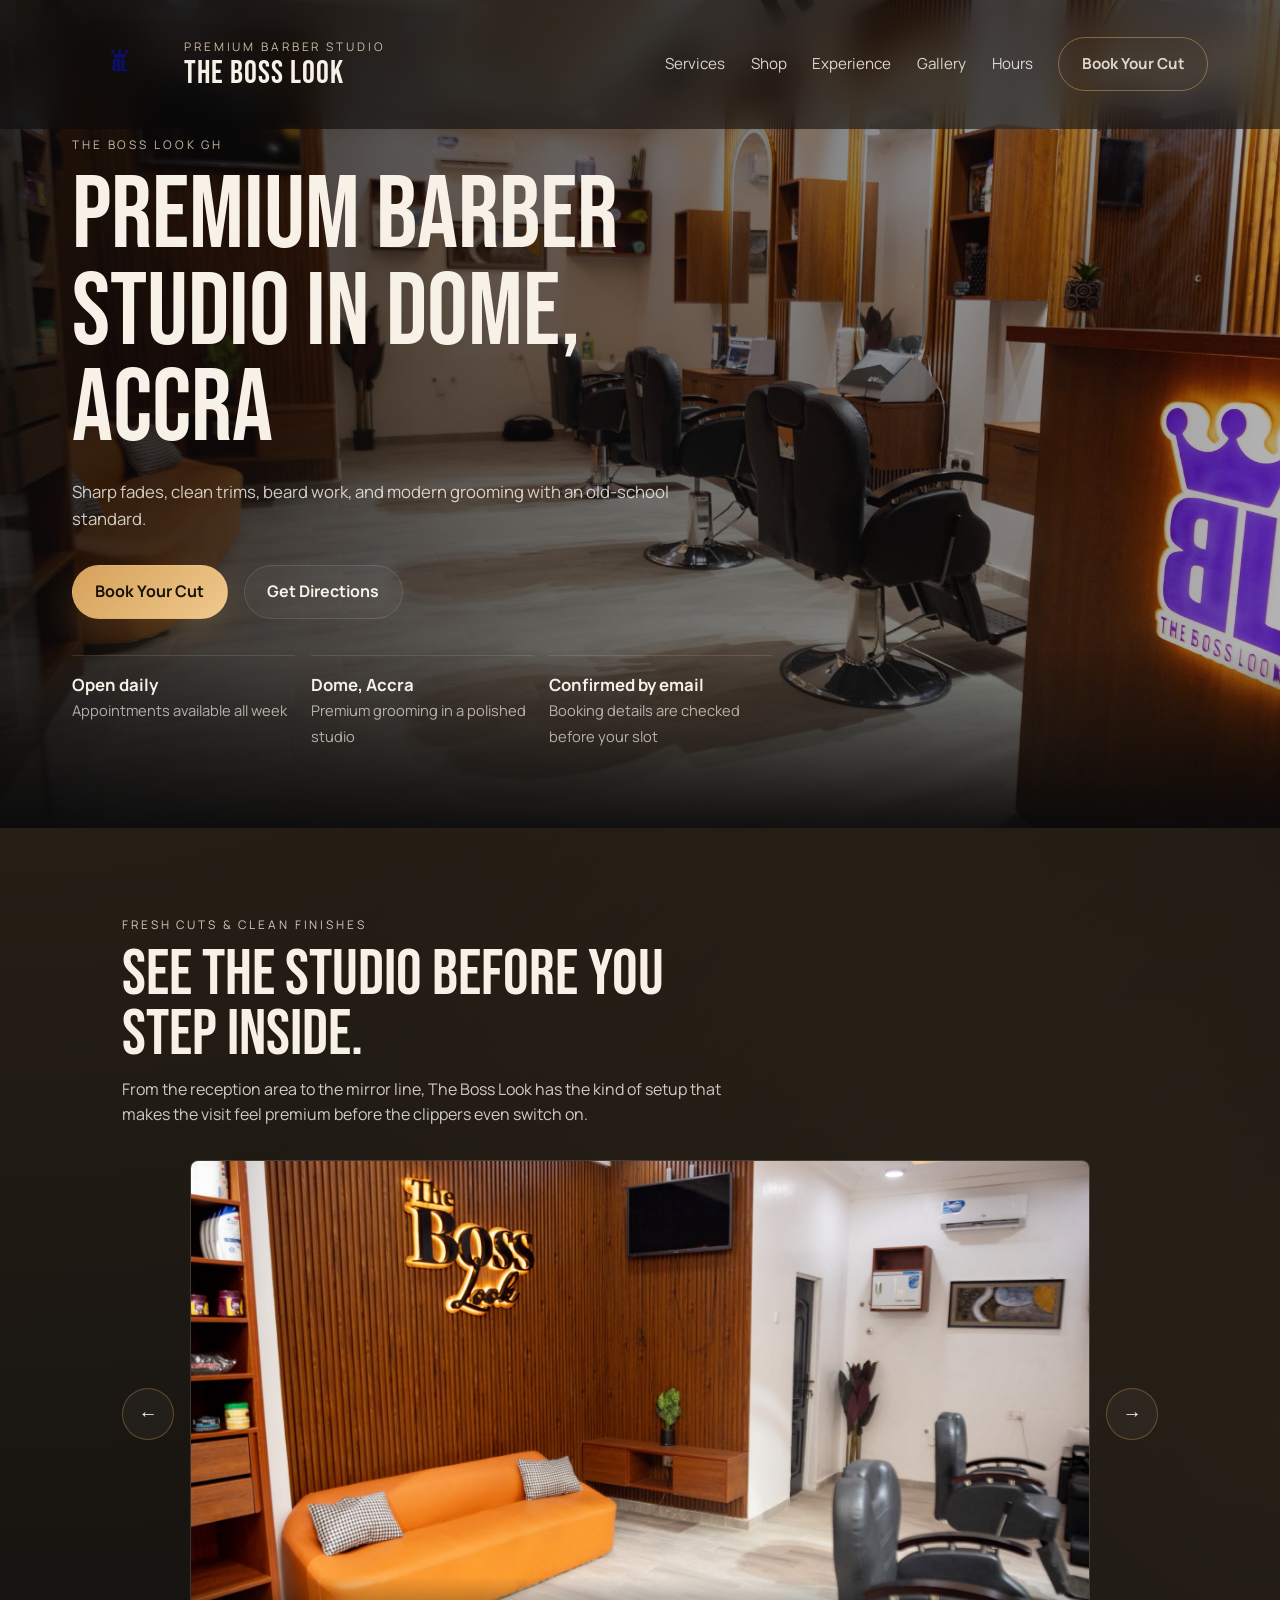
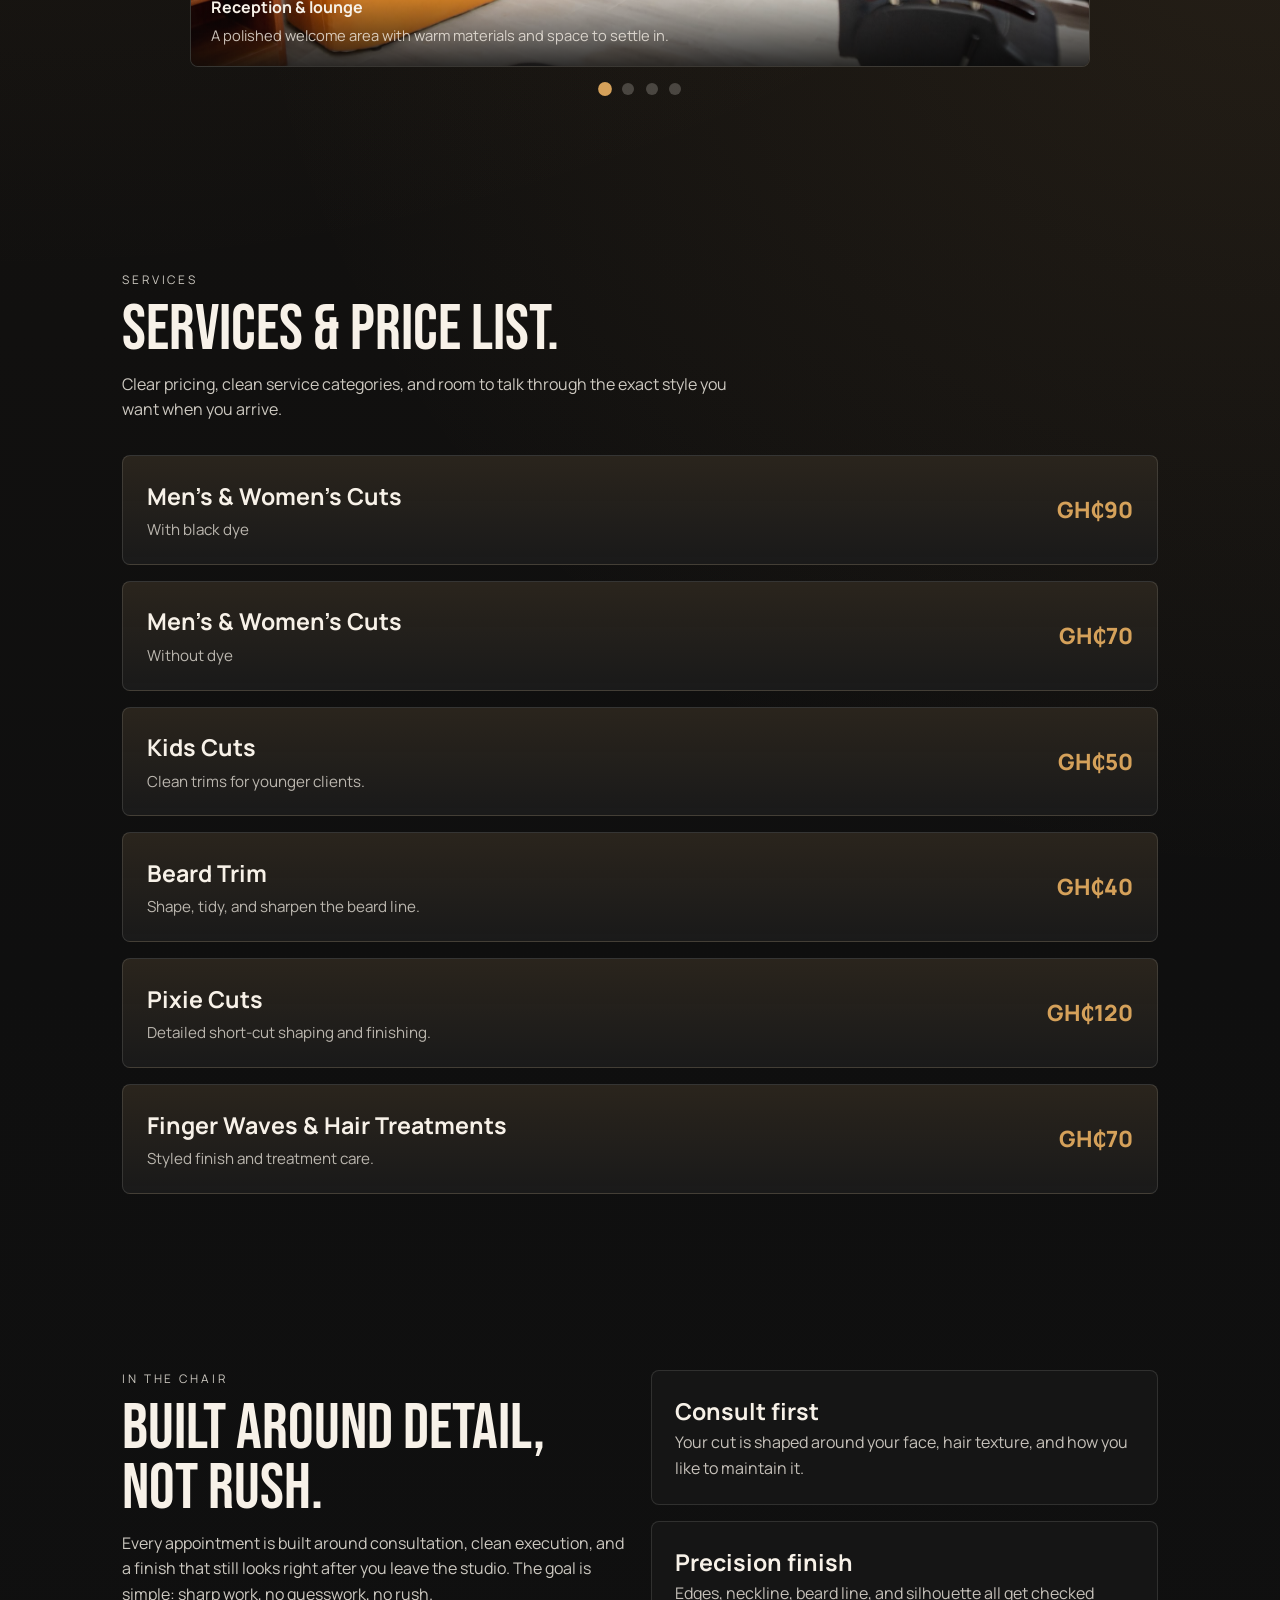
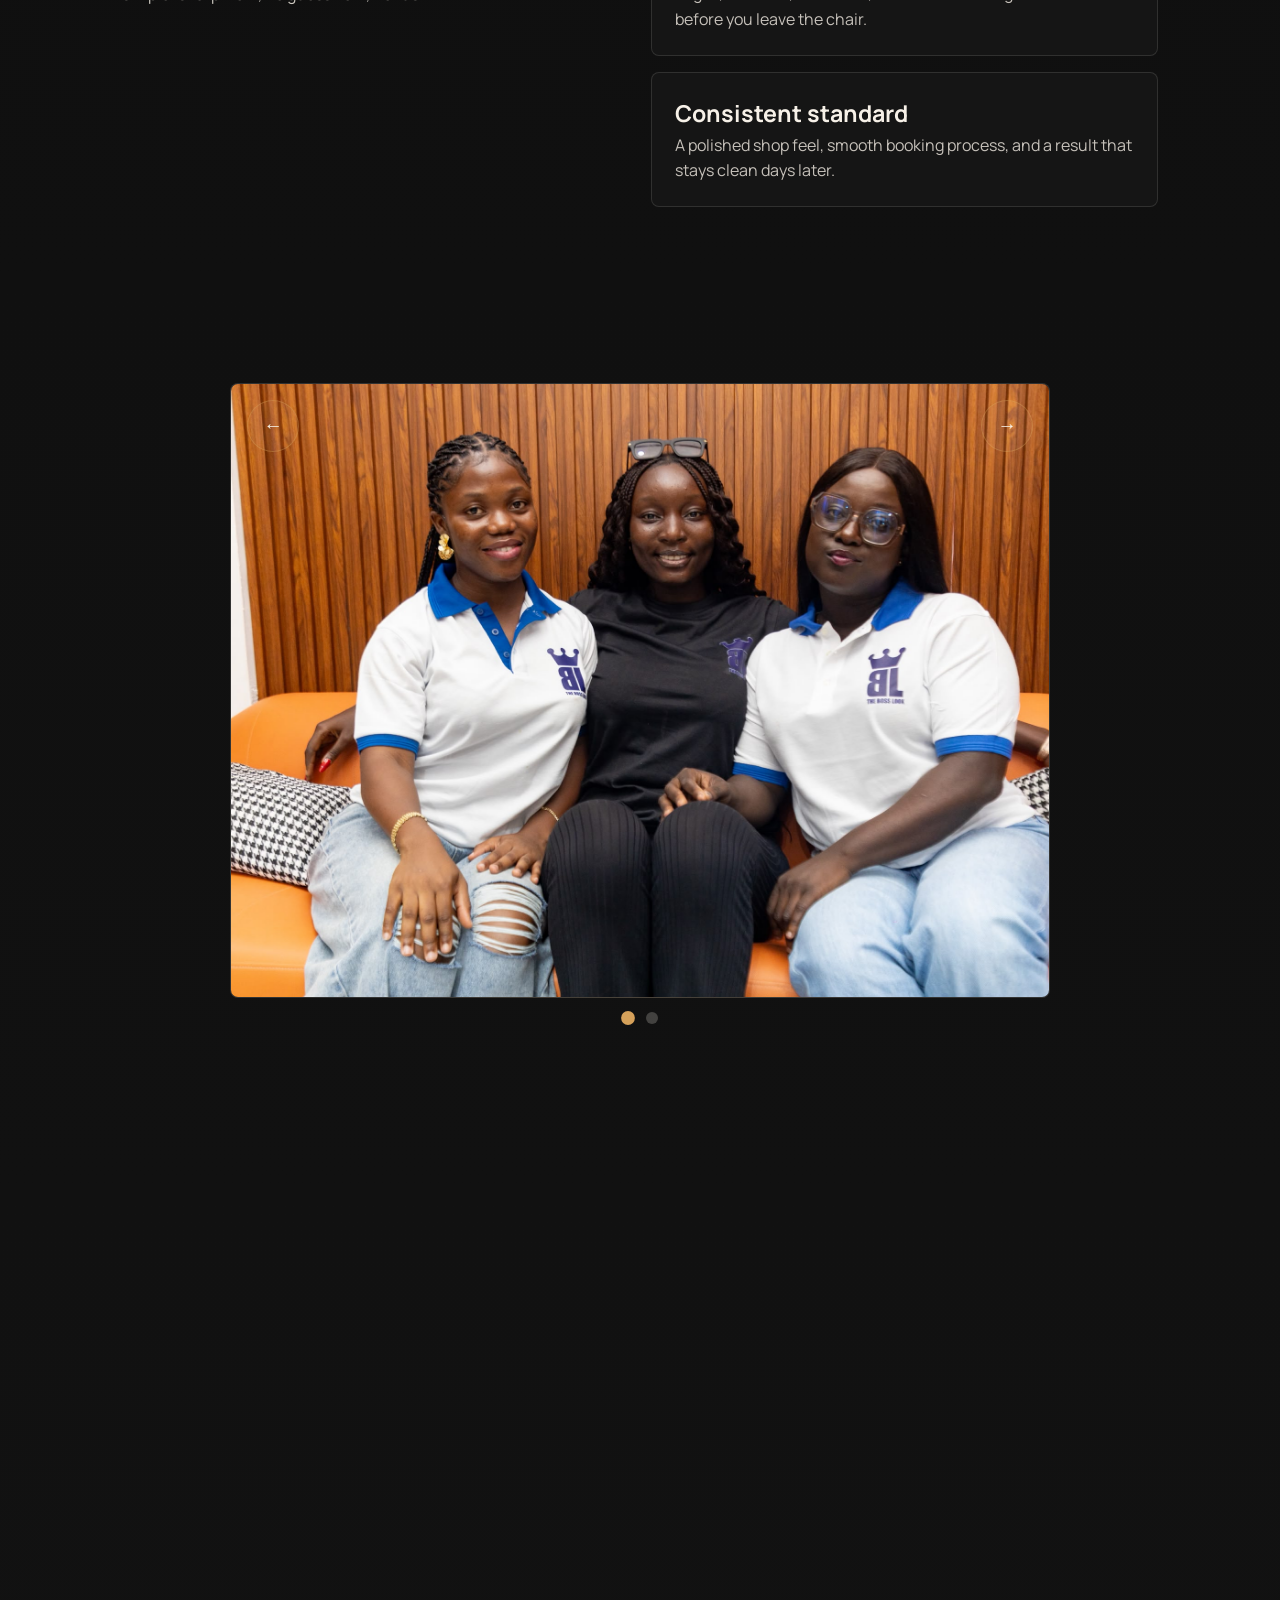
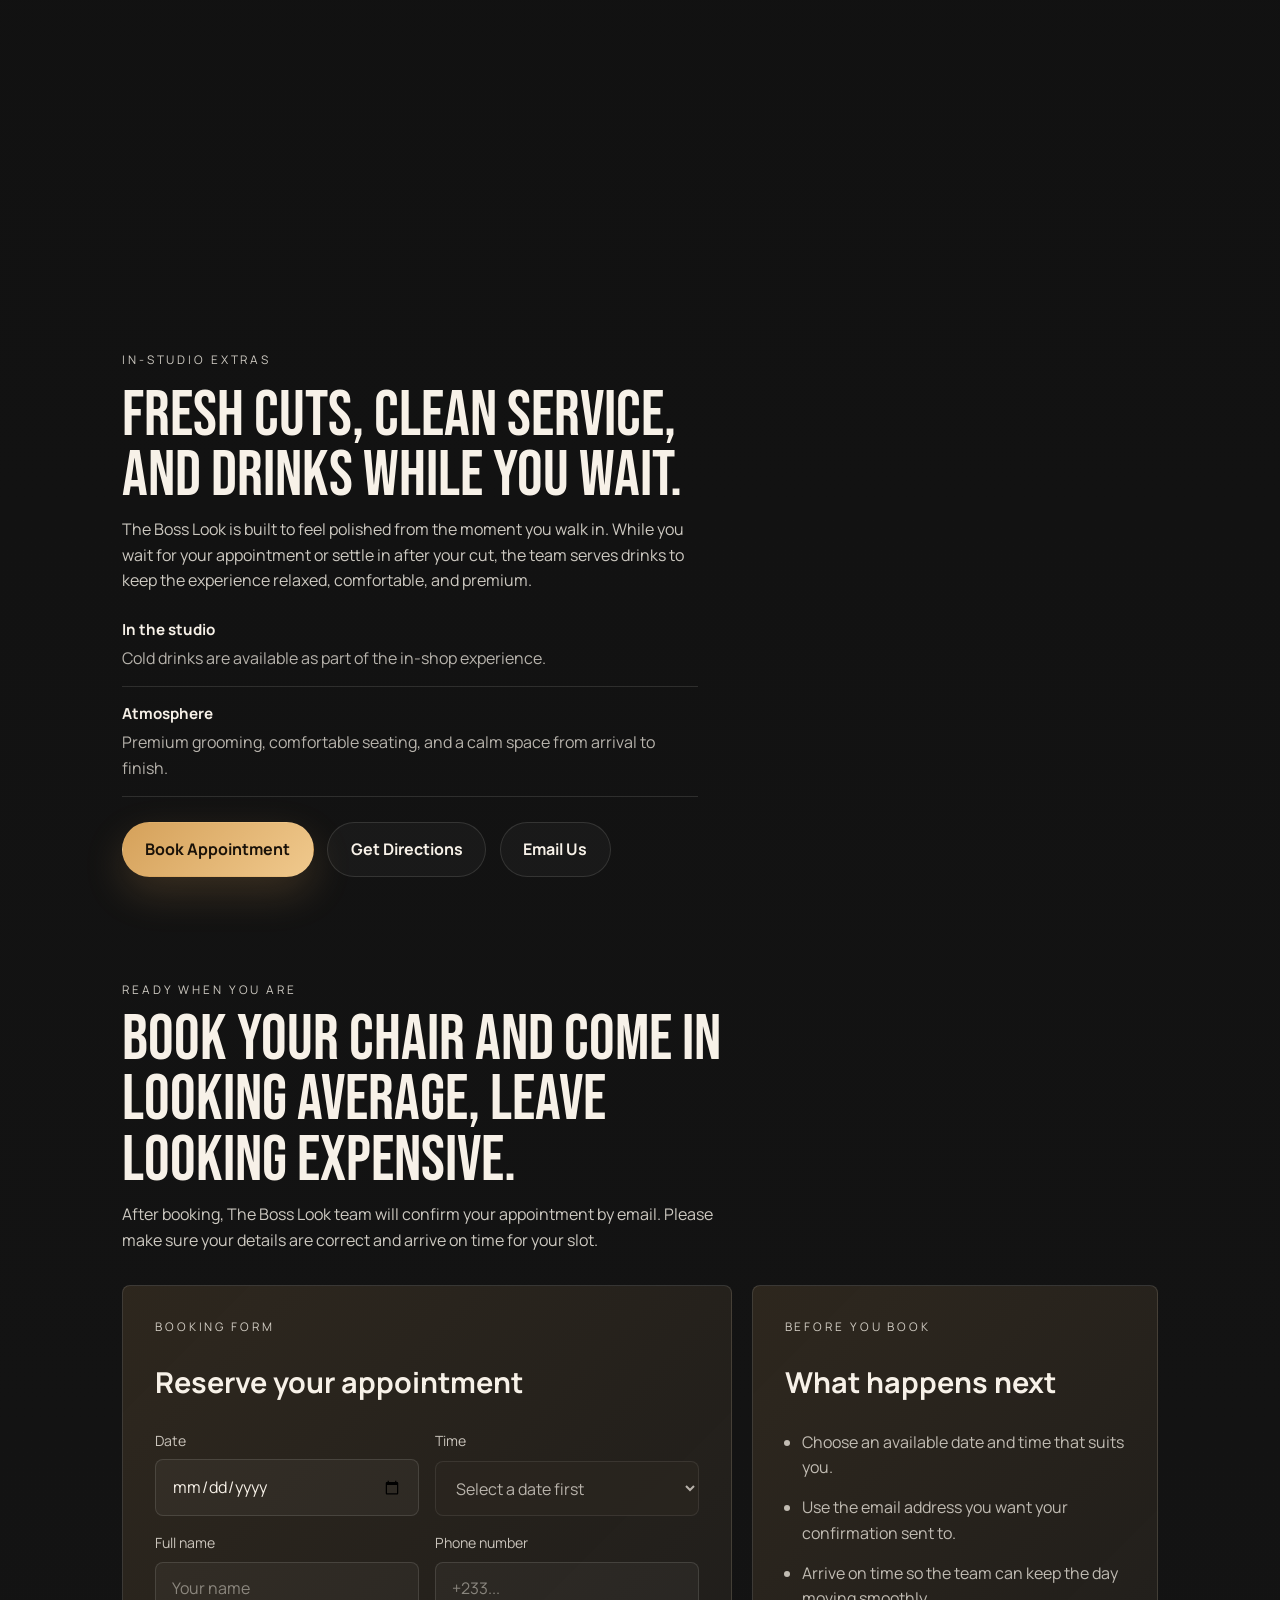
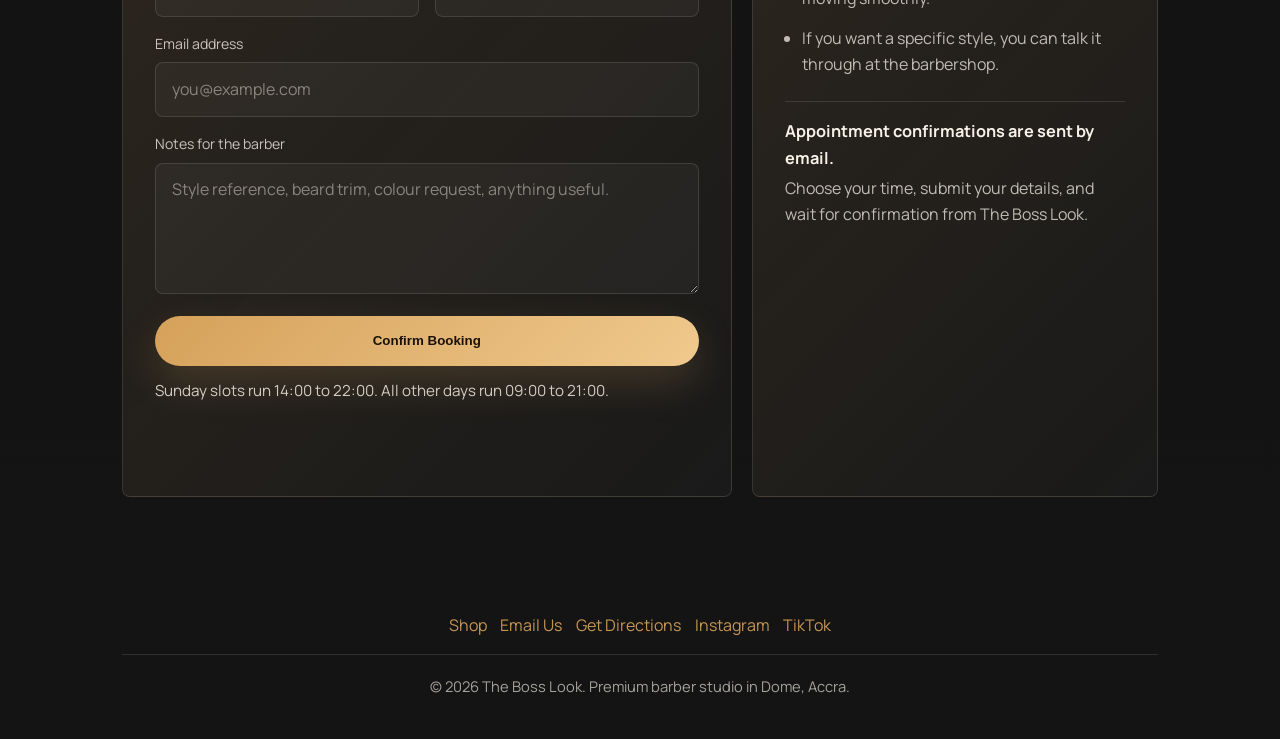
<file: index.html>
<!DOCTYPE html>
<html lang="en">
<head>
  <meta charset="UTF-8" />
  <meta name="viewport" content="width=device-width, initial-scale=1.0" />
  <title>The Boss Look | Premium Barber Studio in Dome, Accra</title>
  <meta
    name="description"
    content="Book a fresh cut at The Boss Look, a premium barber studio in Dome, Accra. Sharp fades, clean trims, beard grooming, dreadlocks, twists, and hair dye services."
  />
  <meta name="theme-color" content="#111111" />
  <meta property="og:title" content="The Boss Look | Premium Barber Studio in Dome, Accra" />
  <meta
    property="og:description"
    content="Book a fresh cut at The Boss Look, a premium barber studio in Dome, Accra. Sharp fades, clean trims, beard grooming, dreadlocks, twists, and hair dye services."
  />
  <meta property="og:type" content="website" />
  <meta property="og:url" content="https://thebosslookgh.com/" />
  <meta property="og:image" content="https://thebosslookgh.com/logo-cropped.png" />
  <meta name="twitter:card" content="summary_large_image" />
  <meta name="twitter:title" content="The Boss Look | Premium Barber Studio in Dome, Accra" />
  <meta
    name="twitter:description"
    content="Book a fresh cut at The Boss Look, a premium barber studio in Dome, Accra. Sharp fades, clean trims, beard grooming, dreadlocks, twists, and hair dye services."
  />
  <meta name="twitter:image" content="https://thebosslookgh.com/logo-cropped.png" />
  <link rel="icon" type="image/png" href="logo-cropped.png" />
  <link rel="apple-touch-icon" href="logo-cropped.png" />
  <link rel="canonical" href="https://thebosslookgh.com/" />
  <link rel="preconnect" href="https://fonts.googleapis.com" />
  <link rel="preconnect" href="https://fonts.gstatic.com" crossorigin />
  <link
    href="https://fonts.googleapis.com/css2?family=Bebas+Neue&family=Manrope:wght@400;500;600;700;800&display=swap"
    rel="stylesheet"
  />
  <link rel="stylesheet" href="styles.css" />
</head>
<body>
  <header class="navbar">
    <a class="brand" href="#home" aria-label="The Boss Look home">
      <img src="logo.png.png" alt="The Boss Look logo" />
      <div class="brand-text">
        <span class="brand-kicker">Premium Barber Studio</span>
        <span class="brand-name">The Boss Look</span>
      </div>
    </a>

    <button
      class="nav-toggle"
      type="button"
      aria-expanded="false"
      aria-controls="primary-nav"
      aria-label="Open navigation menu"
    >
      <span class="nav-toggle-label">Menu</span>
    </button>

    <nav class="nav-links" id="primary-nav" aria-label="Primary navigation">
      <a href="#services">Services</a>
      <a href="shop.html">Shop</a>
      <a href="#experience">Experience</a>
      <a href="#gallery">Gallery</a>
      <a href="#hours">Hours</a>
      <a href="#book" class="nav-btn">Book Your Cut</a>
    </nav>
  </header>

  <main>
    <section class="hero" id="home">
      <div class="hero-backdrop"></div>
      <div class="hero-grid">
        <div class="hero-copy">
          <p class="eyebrow">The Boss Look GH</p>
          <h1>Premium Barber Studio in Dome, Accra</h1>
          <p class="hero-text">Sharp fades, clean trims, beard work, and modern grooming with an old-school standard.</p>

          <div class="hero-actions">
            <a href="#book" class="btn btn-solid">Book Your Cut</a>
            <a href="https://maps.app.goo.gl/9d3j5H4pMuAw9FUg9?g_st=iw" class="btn btn-ghost" target="_blank" rel="noreferrer">Get Directions</a>
          </div>

          <div class="hero-stats" aria-label="Shop highlights">
            <div>
              <strong>Open daily</strong>
              <span>Appointments available all week</span>
            </div>
            <div>
              <strong>Dome, Accra</strong>
              <span>Premium grooming in a polished studio</span>
            </div>
            <div>
              <strong>Confirmed by email</strong>
              <span>Booking details are checked before your slot</span>
            </div>
          </div>
        </div>
      </div>
    </section>

    <section class="section gallery" id="gallery">
      <div class="section-heading">
        <p class="eyebrow">Fresh Cuts &amp; Clean Finishes</p>
        <h2>See the studio before you step inside.</h2>
        <p>
          From the reception area to the mirror line, The Boss Look has the kind of setup that makes
          the visit feel premium before the clippers even switch on.
        </p>
      </div>

      <div class="gallery-carousel" data-carousel data-autoplay="true" data-interval="5000" aria-label="The Boss Look photo gallery" tabindex="0">
        <div class="gallery-shell">
          <button class="gallery-button" type="button" data-carousel-action="prev" aria-label="Previous gallery image">
            &#8592;
          </button>

          <div class="gallery-viewport">
            <div class="gallery-track" data-carousel-track>
              <figure class="gallery-slide" data-carousel-slide>
                <img src="images/shop-wide-1.jpeg" alt="Wide view of The Boss Look interior and reception area" loading="lazy" />
                <figcaption>
                  <strong>Reception &amp; lounge</strong>
                  <span>A polished welcome area with warm materials and space to settle in.</span>
                </figcaption>
              </figure>

              <figure class="gallery-slide" data-carousel-slide>
                <img src="images/boss-look-sign.jpeg" alt="Illuminated The Boss Look wall sign" loading="lazy" />
                <figcaption>
                  <strong>Signature wall detail</strong>
                  <span>The brand identity carries straight through the interior.</span>
                </figcaption>
              </figure>

              <figure class="gallery-slide" data-carousel-slide>
                <img src="images/bl-logo-wall.png" alt="Illuminated BL logo on the shop wall" loading="lazy" />
                <figcaption>
                  <strong>BL logo feature</strong>
                  <span>A clean visual mark that gives the shop a premium, memorable finish.</span>
                </figcaption>
              </figure>

              <figure class="gallery-slide" data-carousel-slide>
                <img src="images/shop-wide-2.png" alt="Barber chairs and mirrors inside The Boss Look studio" loading="lazy" />
                <figcaption>
                  <strong>Mirror line &amp; stations</strong>
                  <span>Bright mirrors, sharp stations, and room built for a proper grooming experience.</span>
                </figcaption>
              </figure>
            </div>
          </div>

          <button class="gallery-button" type="button" data-carousel-action="next" aria-label="Next gallery image">
            &#8594;
          </button>
        </div>

        <div class="gallery-dots" role="tablist" aria-label="Choose gallery image">
          <button class="gallery-dot is-active" type="button" data-carousel-dot="0" aria-label="Show reception and lounge image"></button>
          <button class="gallery-dot" type="button" data-carousel-dot="1" aria-label="Show signature wall detail image"></button>
          <button class="gallery-dot" type="button" data-carousel-dot="2" aria-label="Show BL logo feature image"></button>
          <button class="gallery-dot" type="button" data-carousel-dot="3" aria-label="Show mirror line and stations image"></button>
        </div>
      </div>
    </section>

    <section class="section services" id="services">
      <div class="section-heading">
        <p class="eyebrow">Services</p>
        <h2>Services &amp; Price List.</h2>
        <p>Clear pricing, clean service categories, and room to talk through the exact style you want when you arrive.</p>
      </div>

      <div class="price-list" aria-label="Current service prices">
        <article class="price-item">
          <div class="price-copy">
            <h3>Men's &amp; Women's Cuts</h3>
            <p>With black dye</p>
          </div>
          <strong class="price-tag">GH&#8373;90</strong>
        </article>

        <article class="price-item">
          <div class="price-copy">
            <h3>Men's &amp; Women's Cuts</h3>
            <p>Without dye</p>
          </div>
          <strong class="price-tag">GH&#8373;70</strong>
        </article>

        <article class="price-item">
          <div class="price-copy">
            <h3>Kids Cuts</h3>
            <p>Clean trims for younger clients.</p>
          </div>
          <strong class="price-tag">GH&#8373;50</strong>
        </article>

        <article class="price-item">
          <div class="price-copy">
            <h3>Beard Trim</h3>
            <p>Shape, tidy, and sharpen the beard line.</p>
          </div>
          <strong class="price-tag">GH&#8373;40</strong>
        </article>

        <article class="price-item">
          <div class="price-copy">
            <h3>Pixie Cuts</h3>
            <p>Detailed short-cut shaping and finishing.</p>
          </div>
          <strong class="price-tag">GH&#8373;120</strong>
        </article>

        <article class="price-item">
          <div class="price-copy">
            <h3>Finger Waves &amp; Hair Treatments</h3>
            <p>Styled finish and treatment care.</p>
          </div>
          <strong class="price-tag">GH&#8373;70</strong>
        </article>
      </div>
    </section>

    <section class="section experience" id="experience">
      <div class="experience-grid">
        <div class="experience-copy">
          <p class="eyebrow">In the chair</p>
          <h2>Built around detail, not rush.</h2>
          <p>
            Every appointment is built around consultation, clean execution, and a finish that still
            looks right after you leave the studio. The goal is simple: sharp work, no guesswork, no rush.
          </p>
        </div>

        <div class="experience-list">
          <article>
            <h3>Consult first</h3>
            <p>Your cut is shaped around your face, hair texture, and how you like to maintain it.</p>
          </article>
          <article>
            <h3>Precision finish</h3>
            <p>Edges, neckline, beard line, and silhouette all get checked before you leave the chair.</p>
          </article>
          <article>
            <h3>Consistent standard</h3>
            <p>A polished shop feel, smooth booking process, and a result that stays clean days later.</p>
          </article>
        </div>
      </div>
    </section>

    <section class="section team" id="team">
      <div class="team-grid">
        <div class="team-media-carousel" data-carousel data-autoplay="false" aria-label="The Boss Look team photos" tabindex="0">
          <div class="team-media-frame">
            <div class="team-media-track" data-carousel-track>
              <figure class="team-slide is-active" data-carousel-slide>
                <img src="images/team-photo.jpeg" alt="Three members of The Boss Look team seated together in the shop" loading="lazy" />
              </figure>

              <figure class="team-slide" data-carousel-slide>
                <img src="images/team-photo-group.png" alt="The Boss Look team gathered together under the wall sign" loading="lazy" />
              </figure>
            </div>

            <button class="team-carousel-button team-carousel-button-prev" type="button" data-carousel-action="prev" aria-label="Previous team photo">
              &#8592;
            </button>
            <button class="team-carousel-button team-carousel-button-next" type="button" data-carousel-action="next" aria-label="Next team photo">
              &#8594;
            </button>
          </div>

          <div class="team-dots" role="tablist" aria-label="Choose team photo">
            <button class="team-dot is-active" type="button" data-carousel-dot="0" aria-label="Show first team photo"></button>
            <button class="team-dot" type="button" data-carousel-dot="1" aria-label="Show second team photo"></button>
          </div>
        </div>
      </div>
    </section>

    <section class="section schedule" id="hours">
      <div class="section-heading">
        <p class="eyebrow">Hours, contact &amp; location</p>
        <h2>Visit The Boss Look in Dome.</h2>
      </div>

      <div class="schedule-grid">
        <div class="hours-card">
          <p class="card-kicker">Open daily</p>
          <div><span>Mon</span><strong>09:00 - 21:00</strong></div>
          <div><span>Tue</span><strong>09:00 - 21:00</strong></div>
          <div><span>Wed</span><strong>09:00 - 21:00</strong></div>
          <div><span>Thu</span><strong>09:00 - 21:00</strong></div>
          <div><span>Fri</span><strong>09:00 - 21:00</strong></div>
          <div><span>Sat</span><strong>09:00 - 21:00</strong></div>
          <div><span>Sun</span><strong>14:00 - 22:00</strong></div>
        </div>

        <div class="contact-card visit-card">
          <p>Walk-ins may be available, but booking ahead gives the team a better chance to confirm your preferred time.</p>
          <strong>The Boss Look, Dome Pillar 2, Palm Avenue, Accra, Ghana</strong>
          <span class="visit-landmark">Landmark: about 500m from Home Decor.</span>
          <div class="contact-email-block">
            <span class="contact-email-label">Email</span>
            <a class="contact-email-link" href="mailto:thebosslookbarbers@gmail.com">thebosslookbarbers@gmail.com</a>
          </div>

          <div class="contact-actions">
            <a class="btn btn-solid" href="mailto:thebosslookbarbers@gmail.com">Email Us</a>
            <a class="btn btn-ghost" href="https://maps.app.goo.gl/9d3j5H4pMuAw9FUg9?g_st=iw" target="_blank" rel="noreferrer">Get Directions</a>
            <a class="btn btn-ghost" href="https://www.instagram.com/the_boss_look/" target="_blank" rel="noreferrer">Instagram</a>
            <a class="btn btn-ghost" href="https://www.tiktok.com/@the_boss_look" target="_blank" rel="noreferrer">TikTok</a>
          </div>
        </div>
      </div>
    </section>

    <section class="section opening" id="opening">
      <div class="opening-grid">
        <div class="opening-copy">
          <p class="eyebrow">In-studio extras</p>
          <h2>Fresh cuts, clean service, and drinks while you wait.</h2>
          <p>
            The Boss Look is built to feel polished from the moment you walk in. While you wait
            for your appointment or settle in after your cut, the team serves drinks to keep the
            experience relaxed, comfortable, and premium.
          </p>

          <div class="opening-meta">
            <div>
              <strong>In the studio</strong>
              <span>Cold drinks are available as part of the in-shop experience.</span>
            </div>
            <div>
              <strong>Atmosphere</strong>
              <span>Premium grooming, comfortable seating, and a calm space from arrival to finish.</span>
            </div>
          </div>

          <div class="section-actions">
            <a href="#book" class="btn btn-solid">Book Appointment</a>
            <a href="https://maps.app.goo.gl/9d3j5H4pMuAw9FUg9?g_st=iw" class="btn btn-ghost" target="_blank" rel="noreferrer">Get Directions</a>
            <a href="mailto:thebosslookbarbers@gmail.com" class="btn btn-ghost">Email Us</a>
          </div>
        </div>

      </div>
    </section>

    <section class="section booking" id="book">
      <div class="section-heading booking-heading">
        <p class="eyebrow">Ready when you are</p>
        <h2>Book your chair and come in looking average, leave looking expensive.</h2>
        <p>
          After booking, The Boss Look team will confirm your appointment by email. Please make sure your details are correct and arrive on time for your slot.
        </p>
      </div>

      <div class="booking-layout">
        <section class="booking-card booking-form-card" aria-labelledby="booking-form-title">
          <div>
            <p class="eyebrow">Booking form</p>
            <h3 id="booking-form-title">Reserve your appointment</h3>
          </div>

          <form class="booking-form" id="booking-form">
            <div class="booking-form-grid">
              <label>
                <span>Date</span>
                <input id="booking-date" name="bookingDate" type="date" required />
              </label>
              <label>
                <span>Time</span>
                <select id="booking-time" name="bookingTime" required disabled>
                  <option value="">Select a date first</option>
                </select>
              </label>
            </div>

            <div class="booking-form-grid">
              <label>
                <span>Full name</span>
                <input id="customer-name" name="customerName" type="text" placeholder="Your name" required />
              </label>
              <label>
                <span>Phone number</span>
                <input id="customer-phone" name="customerPhone" type="tel" placeholder="+233..." required />
              </label>
            </div>

            <label>
              <span>Email address</span>
              <input id="customer-email" name="customerEmail" type="email" placeholder="you@example.com" required />
            </label>

            <label>
              <span>Notes for the barber</span>
              <textarea id="booking-notes" name="bookingNotes" rows="4" placeholder="Style reference, beard trim, colour request, anything useful."></textarea>
            </label>

            <div class="booking-submit-row">
              <button class="btn btn-solid booking-submit" id="booking-submit" type="submit">Confirm Booking</button>
              <p class="booking-helper">Sunday slots run 14:00 to 22:00. All other days run 09:00 to 21:00.</p>
            </div>

            <p class="booking-feedback" id="booking-feedback" aria-live="polite"></p>
          </form>
        </section>

        <aside class="booking-card booking-side-card">
          <div>
            <p class="eyebrow">Before you book</p>
            <h3>What happens next</h3>
          </div>

          <ul class="booking-rules">
            <li>Choose an available date and time that suits you.</li>
            <li>Use the email address you want your confirmation sent to.</li>
            <li>Arrive on time so the team can keep the day moving smoothly.</li>
            <li>If you want a specific style, you can talk it through at the barbershop.</li>
          </ul>

          <div class="booking-summary" id="booking-summary">
            <strong>Appointment confirmations are sent by email.</strong>
            <span>If you have any issue booking online, email thebosslookbarbers@gmail.com and the team can help.</span>
          </div>
        </aside>
      </div>
    </section>
  </main>

  <footer class="footer">
    <div class="footer-links">
      <a href="shop.html">Shop</a>
      <a href="mailto:thebosslookbarbers@gmail.com">Email Us</a>
      <a href="https://maps.app.goo.gl/9d3j5H4pMuAw9FUg9?g_st=iw" target="_blank" rel="noreferrer">Get Directions</a>
      <a href="https://www.instagram.com/the_boss_look/" target="_blank" rel="noreferrer">Instagram</a>
      <a href="https://www.tiktok.com/@the_boss_look" target="_blank" rel="noreferrer">TikTok</a>
    </div>
    <p>&copy; 2026 The Boss Look. Premium barber studio in Dome, Accra.</p>
  </footer>

  <script>
    const nav = document.querySelector(".navbar");
    const navToggle = document.querySelector(".nav-toggle");
    const navLinks = document.querySelector(".nav-links");

    function setMobileMenu(open) {
      if (!nav || !navToggle) {
        return;
      }

      nav.classList.toggle("menu-open", open);
      navToggle.setAttribute("aria-expanded", open ? "true" : "false");
      navToggle.setAttribute("aria-label", open ? "Close navigation menu" : "Open navigation menu");
    }

    if (navToggle && navLinks) {
      navToggle.addEventListener("click", function () {
        setMobileMenu(!nav.classList.contains("menu-open"));
      });

      navLinks.querySelectorAll("a").forEach(function (link) {
        link.addEventListener("click", function () {
          setMobileMenu(false);
        });
      });

      window.addEventListener("resize", function () {
        if (window.innerWidth > 980) {
          setMobileMenu(false);
        }
      });
    }

    window.addEventListener("scroll", function () {
      nav.classList.toggle("scrolled", window.scrollY > 40);
    });

    const prefersReducedMotion = window.matchMedia("(prefers-reduced-motion: reduce)").matches;

    document.querySelectorAll("[data-carousel]").forEach(function (carouselRoot) {
      const carouselTrack = carouselRoot.querySelector("[data-carousel-track]");
      const carouselSlides = Array.from(carouselRoot.querySelectorAll("[data-carousel-slide]"));
      const carouselDots = Array.from(carouselRoot.querySelectorAll("[data-carousel-dot]"));
      const carouselButtons = Array.from(carouselRoot.querySelectorAll("[data-carousel-action]"));
      const shouldAutoplay = carouselRoot.dataset.autoplay === "true";
      const interval = Number(carouselRoot.dataset.interval || 5000);
      let carouselIndex = 0;
      let carouselTimer = null;
      let touchStartX = 0;
      let touchEndX = 0;

      if (!carouselTrack || carouselSlides.length <= 1) {
        return;
      }

      function renderCarousel(nextIndex) {
        carouselIndex = (nextIndex + carouselSlides.length) % carouselSlides.length;
        carouselTrack.style.transform = "translateX(-" + carouselIndex * 100 + "%)";

        carouselSlides.forEach(function (slide, index) {
          slide.classList.toggle("is-active", index === carouselIndex);
          slide.setAttribute("aria-hidden", index === carouselIndex ? "false" : "true");
        });

        carouselDots.forEach(function (dot, index) {
          const isActive = index === carouselIndex;
          dot.classList.toggle("is-active", isActive);
          dot.setAttribute("aria-selected", isActive ? "true" : "false");
        });
      }

      function startAutoplay() {
        if (!shouldAutoplay) {
          return;
        }

        stopAutoplay();
        carouselTimer = window.setInterval(function () {
          renderCarousel(carouselIndex + 1);
        }, interval);
      }

      function stopAutoplay() {
        if (carouselTimer) {
          window.clearInterval(carouselTimer);
          carouselTimer = null;
        }
      }

      carouselButtons.forEach(function (button) {
        button.addEventListener("click", function () {
          const direction = button.dataset.carouselAction === "next" ? 1 : -1;
          renderCarousel(carouselIndex + direction);
          startAutoplay();
        });
      });

      carouselDots.forEach(function (dot, index) {
        dot.addEventListener("click", function () {
          renderCarousel(index);
          startAutoplay();
        });
      });

      carouselRoot.addEventListener("keydown", function (event) {
        if (event.key === "ArrowRight") {
          renderCarousel(carouselIndex + 1);
          startAutoplay();
        }

        if (event.key === "ArrowLeft") {
          renderCarousel(carouselIndex - 1);
          startAutoplay();
        }
      });

      carouselRoot.addEventListener("touchstart", function (event) {
        touchStartX = event.changedTouches[0].clientX;
      }, { passive: true });

      carouselRoot.addEventListener("touchend", function (event) {
        touchEndX = event.changedTouches[0].clientX;

        if (Math.abs(touchEndX - touchStartX) < 40) {
          return;
        }

        renderCarousel(carouselIndex + (touchEndX < touchStartX ? 1 : -1));
        startAutoplay();
      }, { passive: true });

      carouselRoot.addEventListener("mouseenter", stopAutoplay);
      carouselRoot.addEventListener("mouseleave", startAutoplay);
      carouselRoot.addEventListener("focusin", stopAutoplay);
      carouselRoot.addEventListener("focusout", startAutoplay);

      renderCarousel(0);
      if (!prefersReducedMotion) {
        startAutoplay();
      }
    });

    const revealTargets = Array.from(
      document.querySelectorAll(
        ".section-heading, .gallery-carousel, .price-item, .experience-copy, .experience-list article, .team-media-carousel, .hours-card, .contact-card, .opening-copy, .booking-card"
      )
    );

    revealTargets.forEach(function (item, index) {
      item.classList.add("reveal");
      item.style.setProperty("--reveal-delay", (index % 3) * 90 + "ms");
    });

    if (prefersReducedMotion) {
      revealTargets.forEach(function (item) {
        item.classList.add("is-visible");
      });
    } else if ("IntersectionObserver" in window) {
      const revealObserver = new IntersectionObserver(
        function (entries, observer) {
          entries.forEach(function (entry) {
            if (!entry.isIntersecting) {
              return;
            }

            entry.target.classList.add("is-visible");
            observer.unobserve(entry.target);
          });
        },
        { threshold: 0.16, rootMargin: "0px 0px -60px 0px" }
      );

      revealTargets.forEach(function (item) {
        revealObserver.observe(item);
      });
    } else {
      revealTargets.forEach(function (item) {
        item.classList.add("is-visible");
      });
    }

    const hero = document.querySelector(".hero");
    const heroBackdrop = document.querySelector(".hero-backdrop");
    const heroCopy = document.querySelector(".hero-copy");

    if (hero && heroBackdrop && heroCopy && !prefersReducedMotion) {
      hero.addEventListener("pointermove", function (event) {
        const rect = hero.getBoundingClientRect();
        const x = (event.clientX - rect.left) / rect.width;
        const y = (event.clientY - rect.top) / rect.height;
        const offsetX = (x - 0.5) * 18;
        const offsetY = (y - 0.5) * 18;

        hero.style.setProperty("--pointer-x", x * 100 + "%");
        hero.style.setProperty("--pointer-y", y * 100 + "%");
        heroBackdrop.style.transform = "scale(1.06) translate(" + offsetX + "px, " + offsetY + "px)";
        heroCopy.style.transform = "translate(" + offsetX * -0.28 + "px, " + offsetY * -0.18 + "px)";
      });

      hero.addEventListener("pointerleave", function () {
        hero.style.setProperty("--pointer-x", "50%");
        hero.style.setProperty("--pointer-y", "35%");
        heroBackdrop.style.transform = "scale(1.04) translate(0px, 0px)";
        heroCopy.style.transform = "translate(0px, 0px)";
      });
    }
  </script>
  <script src="booking-config.js"></script>
  <script src="booking.js"></script>
</body>
</html>
</file>
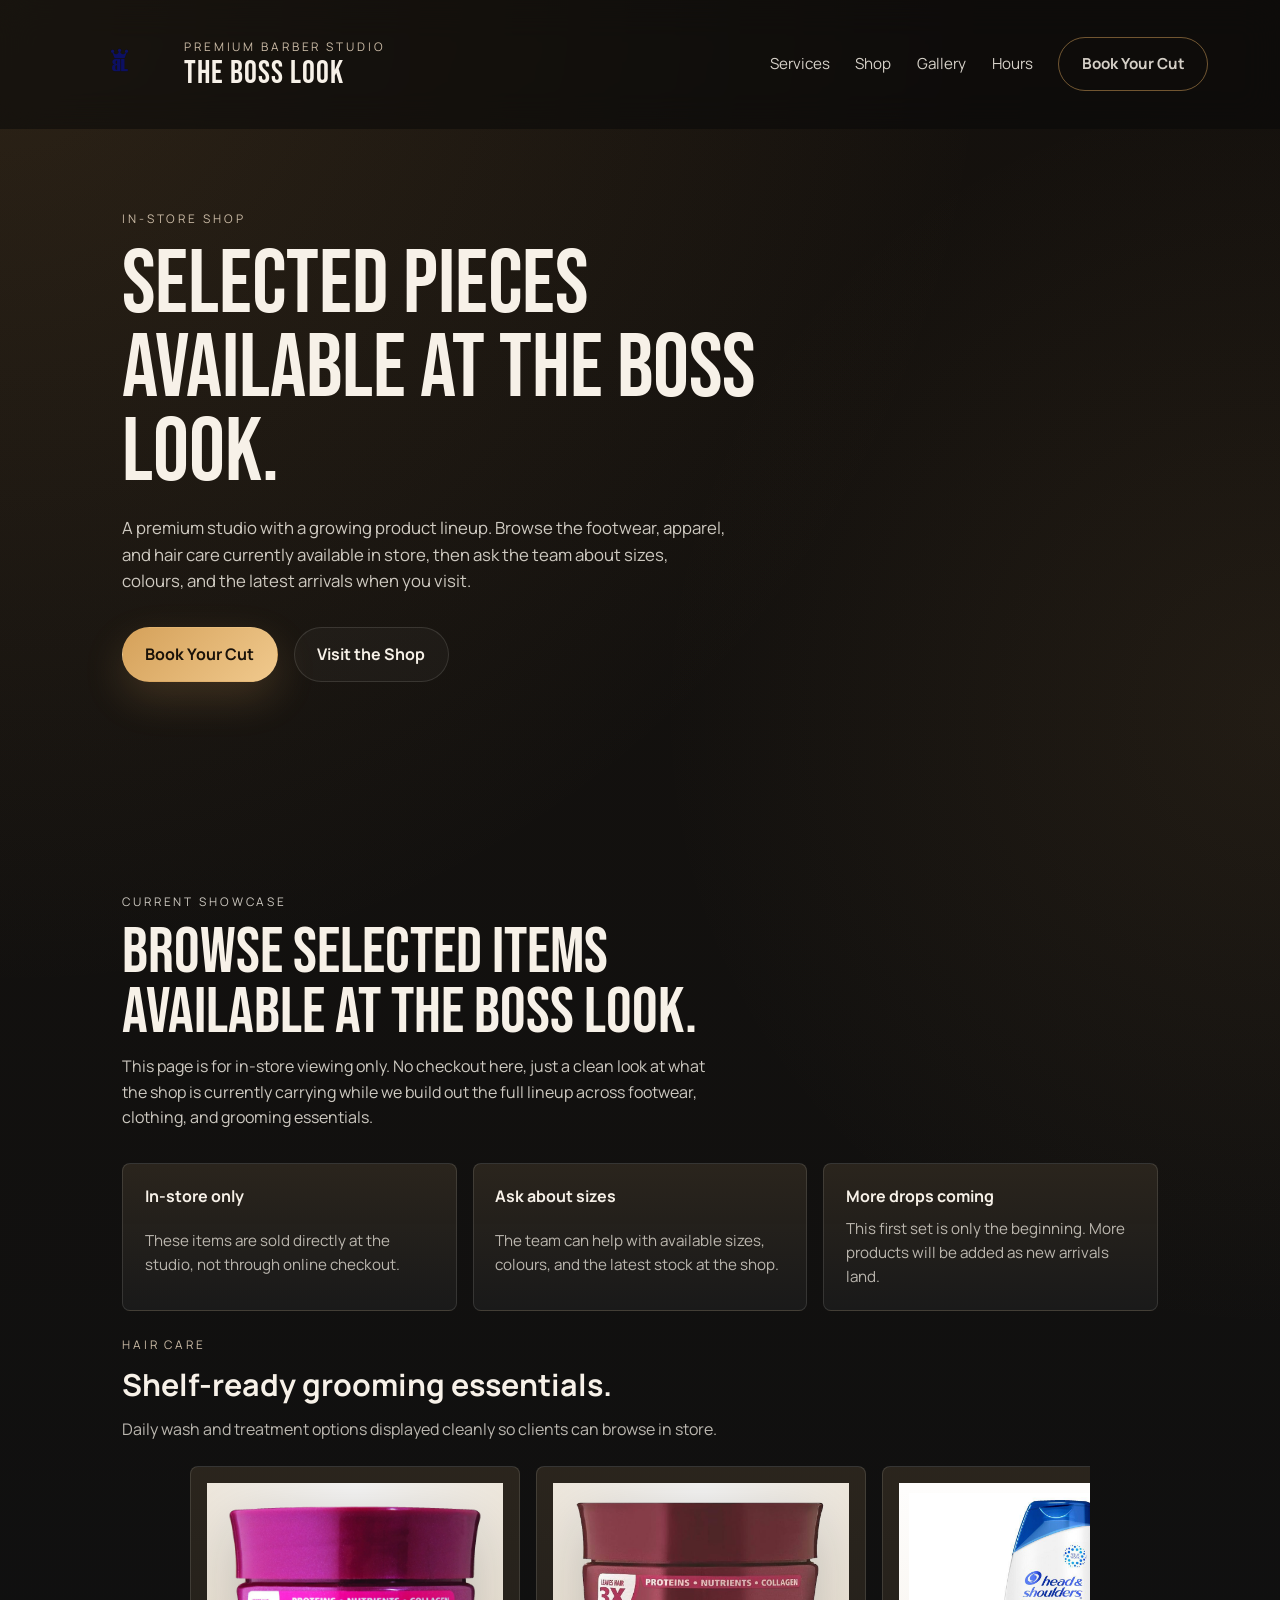
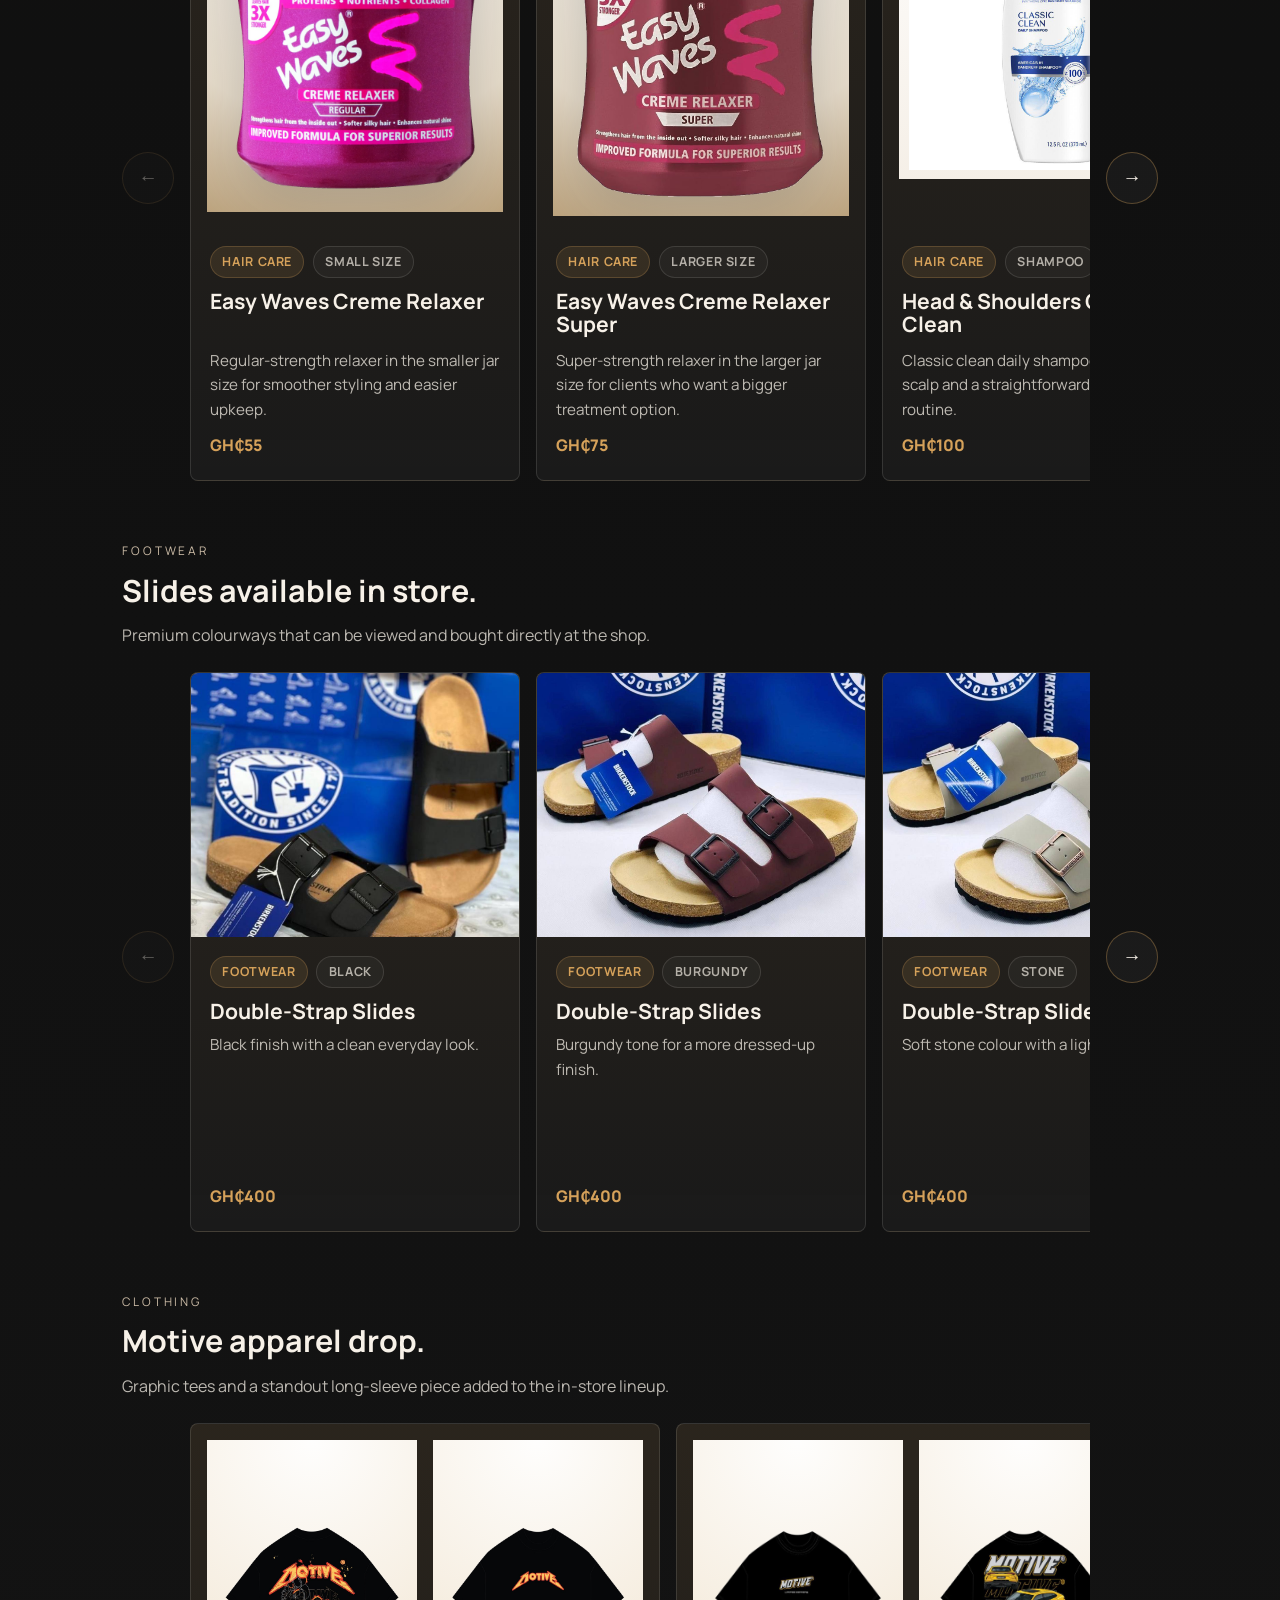
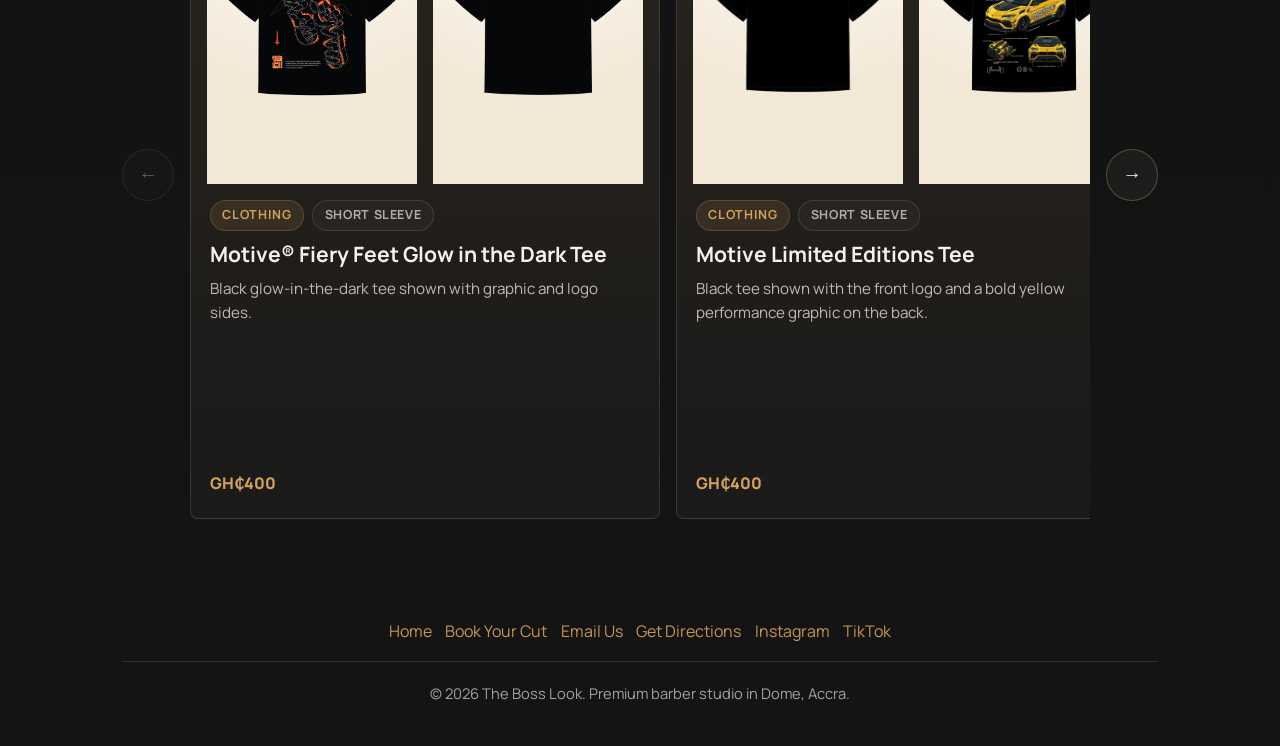
<file: shop.html>
<!DOCTYPE html>
<html lang="en">
<head>
  <meta charset="UTF-8" />
  <meta name="viewport" content="width=device-width, initial-scale=1.0" />
  <title>The Boss Look Shop | In-Store Products</title>
  <meta
    name="description"
    content="Browse selected in-store products at The Boss Look in Dome, Accra. Footwear, clothing, hair care, and more featured items available at the studio."
  />
  <meta name="theme-color" content="#111111" />
  <link rel="icon" type="image/png" href="logo-cropped.png" />
  <link rel="apple-touch-icon" href="logo-cropped.png" />
  <link rel="preconnect" href="https://fonts.googleapis.com" />
  <link rel="preconnect" href="https://fonts.gstatic.com" crossorigin />
  <link
    href="https://fonts.googleapis.com/css2?family=Bebas+Neue&family=Manrope:wght@400;500;600;700;800&display=swap"
    rel="stylesheet"
  />
  <link rel="stylesheet" href="styles.css" />
</head>
<body class="subpage-body">
  <header class="navbar">
    <a class="brand" href="index.html#home" aria-label="The Boss Look home">
      <img src="logo.png.png" alt="The Boss Look logo" />
      <div class="brand-text">
        <span class="brand-kicker">Premium Barber Studio</span>
        <span class="brand-name">The Boss Look</span>
      </div>
    </a>

    <button
      class="nav-toggle"
      type="button"
      aria-expanded="false"
      aria-controls="primary-nav"
      aria-label="Open navigation menu"
    >
      <span class="nav-toggle-label">Menu</span>
    </button>

    <nav class="nav-links" id="primary-nav" aria-label="Primary navigation">
      <a href="index.html#services">Services</a>
      <a href="shop.html" aria-current="page">Shop</a>
      <a href="index.html#gallery">Gallery</a>
      <a href="index.html#hours">Hours</a>
      <a href="index.html#book" class="nav-btn">Book Your Cut</a>
    </nav>
  </header>

  <main class="subpage-main">
    <section class="section subpage-hero">
      <div class="subpage-hero-copy">
        <p class="eyebrow">In-store shop</p>
        <h1>Selected pieces available at The Boss Look.</h1>
        <p class="hero-text">
          A premium studio with a growing product lineup. Browse the footwear, apparel, and hair
          care currently available in store, then ask the team about sizes, colours, and the latest
          arrivals when you visit.
        </p>

        <div class="hero-actions">
          <a href="index.html#book" class="btn btn-solid">Book Your Cut</a>
          <a href="index.html#hours" class="btn btn-ghost">Visit the Shop</a>
        </div>
      </div>
    </section>

    <section class="section shop-page-section" id="shop">
      <div class="section-heading shop-heading">
        <p class="eyebrow">Current showcase</p>
        <h2>Browse selected items available at The Boss Look.</h2>
        <p>
          This page is for in-store viewing only. No checkout here, just a clean look at what the shop
          is currently carrying while we build out the full lineup across footwear, clothing, and
          grooming essentials.
        </p>
      </div>

      <div class="shop-highlights" aria-label="Shop notes">
        <article class="shop-highlight-card">
          <strong>In-store only</strong>
          <span>These items are sold directly at the studio, not through online checkout.</span>
        </article>
        <article class="shop-highlight-card">
          <strong>Ask about sizes</strong>
          <span>The team can help with available sizes, colours, and the latest stock at the shop.</span>
        </article>
        <article class="shop-highlight-card">
          <strong>More drops coming</strong>
          <span>This first set is only the beginning. More products will be added as new arrivals land.</span>
        </article>
      </div>

      <section class="shop-category" aria-labelledby="hair-heading">
        <div class="shop-category-head">
          <p class="eyebrow">Hair care</p>
          <h3 id="hair-heading">Shelf-ready grooming essentials.</h3>
          <p>Daily wash and treatment options displayed cleanly so clients can browse in store.</p>
        </div>

        <div class="shop-carousel" data-shop-carousel>
          <div class="shop-carousel-shell">
            <button
              class="shop-carousel-button shop-carousel-button-prev"
              type="button"
              data-carousel-prev
              aria-label="View previous hair product"
            >
              &larr;
            </button>

            <div class="shop-carousel-viewport" data-carousel-viewport aria-label="Featured in-store hair products">
              <div class="shop-carousel-track" data-carousel-track>
                <article class="shop-card hair-card">
                  <div class="hair-single">
                    <div class="hair-image-frame">
                      <img src="images/shop/easy-waves-relaxer-cutout.png" alt="Easy Waves Creme Relaxer available at The Boss Look" loading="lazy" />
                    </div>
                  </div>
                  <div class="shop-card-body">
                    <div class="shop-card-tags">
                      <span class="shop-tag">Hair care</span>
                      <span class="shop-tag shop-tag-muted">Small size</span>
                    </div>
                    <h3>Easy Waves Creme Relaxer</h3>
                    <p>Regular-strength relaxer in the smaller jar size for smoother styling and easier upkeep.</p>
                    <strong class="shop-price">GH&#8373;55</strong>
                  </div>
                </article>

                <article class="shop-card hair-card">
                  <div class="hair-single">
                    <div class="hair-image-frame">
                      <img src="images/shop/easy-waves-relaxer-super-cutout.png" alt="Easy Waves Creme Relaxer Super available at The Boss Look" loading="lazy" />
                    </div>
                  </div>
                  <div class="shop-card-body">
                    <div class="shop-card-tags">
                      <span class="shop-tag">Hair care</span>
                      <span class="shop-tag shop-tag-muted">Larger size</span>
                    </div>
                    <h3>Easy Waves Creme Relaxer Super</h3>
                    <p>Super-strength relaxer in the larger jar size for clients who want a bigger treatment option.</p>
                    <strong class="shop-price">GH&#8373;75</strong>
                  </div>
                </article>

                <article class="shop-card hair-card">
                  <div class="hair-single">
                    <div class="hair-image-frame hair-image-frame-plain">
                      <img src="images/shop/head-shoulders-classic-clean.jpeg" alt="Head and Shoulders Classic Clean shampoo available at The Boss Look" loading="lazy" />
                    </div>
                  </div>
                  <div class="shop-card-body">
                    <div class="shop-card-tags">
                      <span class="shop-tag">Hair care</span>
                      <span class="shop-tag shop-tag-muted">Shampoo</span>
                    </div>
                    <h3>Head &amp; Shoulders Classic Clean</h3>
                    <p>Classic clean daily shampoo for a fresh scalp and a straightforward grooming routine.</p>
                    <strong class="shop-price">GH&#8373;100</strong>
                  </div>
                </article>

                <article class="shop-card hair-card">
                  <div class="hair-single">
                    <div class="hair-image-frame">
                      <img src="images/shop/coconut-shea-butter-cutout.png" alt="Coconut Oil and Shea Butter Natural Hair Food available at The Boss Look" loading="lazy" />
                    </div>
                  </div>
                  <div class="shop-card-body">
                    <div class="shop-card-tags">
                      <span class="shop-tag">Hair care</span>
                      <span class="shop-tag shop-tag-muted">Shea cream</span>
                    </div>
                    <h3>Coconut Oil &amp; Shea Butter Hair Food</h3>
                    <p>MGL Naturals shea butter cream blended with coconut oil for daily moisture and hair nourishment.</p>
                    <strong class="shop-price">GH&#8373;90</strong>
                  </div>
                </article>
              </div>
            </div>

            <button
              class="shop-carousel-button shop-carousel-button-next"
              type="button"
              data-carousel-next
              aria-label="View next hair product"
            >
              &rarr;
            </button>
          </div>
        </div>
      </section>

      <section class="shop-category" aria-labelledby="footwear-heading">
        <div class="shop-category-head">
          <p class="eyebrow">Footwear</p>
          <h3 id="footwear-heading">Slides available in store.</h3>
          <p>Premium colourways that can be viewed and bought directly at the shop.</p>
        </div>

        <div class="shop-carousel" data-shop-carousel>
          <div class="shop-carousel-shell">
            <button
              class="shop-carousel-button shop-carousel-button-prev"
              type="button"
              data-carousel-prev
              aria-label="View previous footwear item"
            >
              &larr;
            </button>

            <div class="shop-carousel-viewport" data-carousel-viewport aria-label="Featured in-store footwear">
              <div class="shop-carousel-track" data-carousel-track>
          <article class="shop-card">
            <div class="shop-card-media">
              <img src="images/shop/birkenstock-black.jpg" alt="Black double-strap slides available at The Boss Look" loading="lazy" />
            </div>
            <div class="shop-card-body">
              <div class="shop-card-tags">
                <span class="shop-tag">Footwear</span>
                <span class="shop-tag shop-tag-muted">Black</span>
              </div>
              <h3>Double-Strap Slides</h3>
              <p>Black finish with a clean everyday look.</p>
              <strong class="shop-price">GH&#8373;400</strong>
            </div>
          </article>

          <article class="shop-card">
            <div class="shop-card-media">
              <img src="images/shop/birkenstock-burgundy.jpg" alt="Burgundy double-strap slides available at The Boss Look" loading="lazy" />
            </div>
            <div class="shop-card-body">
              <div class="shop-card-tags">
                <span class="shop-tag">Footwear</span>
                <span class="shop-tag shop-tag-muted">Burgundy</span>
              </div>
              <h3>Double-Strap Slides</h3>
              <p>Burgundy tone for a more dressed-up finish.</p>
              <strong class="shop-price">GH&#8373;400</strong>
            </div>
          </article>

          <article class="shop-card">
            <div class="shop-card-media">
              <img src="images/shop/birkenstock-stone.jpg" alt="Stone double-strap slides available at The Boss Look" loading="lazy" />
            </div>
            <div class="shop-card-body">
              <div class="shop-card-tags">
                <span class="shop-tag">Footwear</span>
                <span class="shop-tag shop-tag-muted">Stone</span>
              </div>
              <h3>Double-Strap Slides</h3>
              <p>Soft stone colour with a light neutral feel.</p>
              <strong class="shop-price">GH&#8373;400</strong>
            </div>
          </article>

          <article class="shop-card">
            <div class="shop-card-media">
              <img src="images/shop/birkenstock-taupe.jpg" alt="Taupe double-strap slides available at The Boss Look" loading="lazy" />
            </div>
            <div class="shop-card-body">
              <div class="shop-card-tags">
                <span class="shop-tag">Footwear</span>
                <span class="shop-tag shop-tag-muted">Taupe</span>
              </div>
              <h3>Double-Strap Slides</h3>
              <p>Taupe finish that fits easily into everyday wear.</p>
              <strong class="shop-price">GH&#8373;400</strong>
            </div>
          </article>

          <article class="shop-card">
            <div class="shop-card-media">
              <img src="images/shop/birkenstock-olive.jpg" alt="Olive double-strap slides available at The Boss Look" loading="lazy" />
            </div>
            <div class="shop-card-body">
              <div class="shop-card-tags">
                <span class="shop-tag">Footwear</span>
                <span class="shop-tag shop-tag-muted">Olive</span>
              </div>
              <h3>Double-Strap Slides</h3>
              <p>Olive tone with a bolder colour choice.</p>
              <strong class="shop-price">GH&#8373;400</strong>
            </div>
          </article>

          <article class="shop-card">
            <div class="shop-card-media">
              <img src="images/shop/birkenstock-forest-green.jpg" alt="Forest green double-strap slides available at The Boss Look" loading="lazy" />
            </div>
            <div class="shop-card-body">
              <div class="shop-card-tags">
                <span class="shop-tag">Footwear</span>
                <span class="shop-tag shop-tag-muted">Forest green</span>
              </div>
              <h3>Double-Strap Slides</h3>
              <p>Deep forest-green finish with a richer tone across the straps.</p>
              <strong class="shop-price">GH&#8373;400</strong>
            </div>
          </article>
              </div>
            </div>

            <button
              class="shop-carousel-button shop-carousel-button-next"
              type="button"
              data-carousel-next
              aria-label="View next footwear item"
            >
              &rarr;
            </button>
          </div>
        </div>
      </section>

      <section class="shop-category" aria-labelledby="apparel-heading">
        <div class="shop-category-head">
          <p class="eyebrow">Clothing</p>
          <h3 id="apparel-heading">Motive apparel drop.</h3>
          <p>Graphic tees and a standout long-sleeve piece added to the in-store lineup.</p>
        </div>

        <div class="shop-carousel" data-shop-carousel>
          <div class="shop-carousel-shell">
            <button
              class="shop-carousel-button shop-carousel-button-prev"
              type="button"
              data-carousel-prev
              aria-label="View previous clothing item"
            >
              &larr;
            </button>

            <div class="shop-carousel-viewport" data-carousel-viewport aria-label="Featured in-store clothing">
              <div class="shop-carousel-track shop-carousel-track-apparel" data-carousel-track>
                <article class="shop-card apparel-card">
                  <div class="apparel-pair">
                    <div class="apparel-image-frame">
                      <img src="images/shop/motive-fiery-feet-graphic-cutout.png" alt="Graphic side of the Motive Fiery Feet Glow in the Dark Tee" loading="lazy" />
                    </div>
                    <div class="apparel-image-frame">
                      <img src="images/shop/motive-fiery-feet-logo-cutout.png" alt="Logo side of the Motive Fiery Feet Glow in the Dark Tee" loading="lazy" />
                    </div>
                  </div>
                  <div class="shop-card-body">
                    <div class="shop-card-tags">
                      <span class="shop-tag">Clothing</span>
                      <span class="shop-tag shop-tag-muted">Short sleeve</span>
                    </div>
                    <h3>Motive&reg; Fiery Feet Glow in the Dark Tee</h3>
                    <p>Black glow-in-the-dark tee shown with graphic and logo sides.</p>
                    <strong class="shop-price">GH&#8373;400</strong>
                  </div>
                </article>

                <article class="shop-card apparel-card">
                  <div class="apparel-pair">
                    <div class="apparel-image-frame">
                      <img src="images/shop/motive-black-front-cutout.png" alt="Front view of the black Motive Limited Editions t-shirt" loading="lazy" />
                    </div>
                    <div class="apparel-image-frame">
                      <img src="images/shop/motive-black-back-cutout.png" alt="Back view of the black Motive Limited Editions t-shirt" loading="lazy" />
                    </div>
                  </div>
                  <div class="shop-card-body">
                    <div class="shop-card-tags">
                      <span class="shop-tag">Clothing</span>
                      <span class="shop-tag shop-tag-muted">Short sleeve</span>
                    </div>
                    <h3>Motive Limited Editions Tee</h3>
                    <p>Black tee shown with the front logo and a bold yellow performance graphic on the back.</p>
                    <strong class="shop-price">GH&#8373;400</strong>
                  </div>
                </article>

                <article class="shop-card apparel-card">
                  <div class="apparel-pair">
                    <div class="apparel-image-frame">
                      <img src="images/shop/motive-white-front-cutout.png" alt="Front view of the white Motive graphic t-shirt" loading="lazy" />
                    </div>
                    <div class="apparel-image-frame">
                      <img src="images/shop/motive-white-back-cutout.png" alt="Back view of the white Motive graphic t-shirt" loading="lazy" />
                    </div>
                  </div>
                  <div class="shop-card-body">
                    <div class="shop-card-tags">
                      <span class="shop-tag">Clothing</span>
                      <span class="shop-tag shop-tag-muted">Short sleeve</span>
                    </div>
                    <h3>Motive Graphic Tee</h3>
                    <p>White tee shown with front and back graphics.</p>
                    <strong class="shop-price">GH&#8373;400</strong>
                  </div>
                </article>

                <article class="shop-card apparel-card">
                  <div class="apparel-single">
                    <div class="apparel-image-frame">
                      <img src="images/shop/motive-long-sleeve-cutout.png" alt="Long-sleeve Motive jersey in yellow, black, and blue" loading="lazy" />
                    </div>
                  </div>
                  <div class="shop-card-body">
                    <div class="shop-card-tags">
                      <span class="shop-tag">Clothing</span>
                      <span class="shop-tag shop-tag-muted">Long sleeve</span>
                    </div>
                    <h3>Motive Long-Sleeve Jersey</h3>
                    <p>A bold motorsport-inspired piece with a standout studio-ready look.</p>
                    <strong class="shop-price">GH&#8373;750</strong>
                  </div>
                </article>
              </div>
            </div>

            <button
              class="shop-carousel-button shop-carousel-button-next"
              type="button"
              data-carousel-next
              aria-label="View next clothing item"
            >
              &rarr;
            </button>
          </div>
        </div>
      </section>

    </section>
  </main>

  <footer class="footer">
    <div class="footer-links">
      <a href="index.html">Home</a>
      <a href="index.html#book">Book Your Cut</a>
      <a href="mailto:thebosslookbarbers@gmail.com">Email Us</a>
      <a href="https://maps.app.goo.gl/9d3j5H4pMuAw9FUg9?g_st=iw" target="_blank" rel="noreferrer">Get Directions</a>
      <a href="https://www.instagram.com/the_boss_look/" target="_blank" rel="noreferrer">Instagram</a>
      <a href="https://www.tiktok.com/@the_boss_look" target="_blank" rel="noreferrer">TikTok</a>
    </div>
    <p>&copy; 2026 The Boss Look. Premium barber studio in Dome, Accra.</p>
  </footer>

  <script>
    const nav = document.querySelector(".navbar");
    const navToggle = document.querySelector(".nav-toggle");
    const navLinks = document.querySelector(".nav-links");

    function setMobileMenu(open) {
      if (!nav || !navToggle) {
        return;
      }

      nav.classList.toggle("menu-open", open);
      navToggle.setAttribute("aria-expanded", open ? "true" : "false");
      navToggle.setAttribute("aria-label", open ? "Close navigation menu" : "Open navigation menu");
    }

    if (navToggle && navLinks) {
      navToggle.addEventListener("click", function () {
        setMobileMenu(!nav.classList.contains("menu-open"));
      });

      navLinks.querySelectorAll("a").forEach(function (link) {
        link.addEventListener("click", function () {
          setMobileMenu(false);
        });
      });

      window.addEventListener("resize", function () {
        if (window.innerWidth > 980) {
          setMobileMenu(false);
        }
      });
    }

    window.addEventListener("scroll", function () {
      nav.classList.toggle("scrolled", window.scrollY > 40);
    });

    const prefersReducedMotion = window.matchMedia("(prefers-reduced-motion: reduce)").matches;
    const revealTargets = Array.from(
      document.querySelectorAll(".subpage-hero-copy, .section-heading, .shop-highlight-card, .shop-card")
    );

    revealTargets.forEach(function (item, index) {
      item.classList.add("reveal");
      item.style.setProperty("--reveal-delay", (index % 3) * 90 + "ms");
    });

    if (prefersReducedMotion) {
      revealTargets.forEach(function (item) {
        item.classList.add("is-visible");
      });
    } else if ("IntersectionObserver" in window) {
      const revealObserver = new IntersectionObserver(
        function (entries, observer) {
          entries.forEach(function (entry) {
            if (!entry.isIntersecting) {
              return;
            }

            entry.target.classList.add("is-visible");
            observer.unobserve(entry.target);
          });
        },
        { threshold: 0.16, rootMargin: "0px 0px -60px 0px" }
      );

      revealTargets.forEach(function (item) {
        revealObserver.observe(item);
      });
    } else {
      revealTargets.forEach(function (item) {
        item.classList.add("is-visible");
      });
    }

    document.querySelectorAll("[data-shop-carousel]").forEach(function (carousel) {
      const viewport = carousel.querySelector("[data-carousel-viewport]");
      const track = carousel.querySelector("[data-carousel-track]");
      const prev = carousel.querySelector("[data-carousel-prev]");
      const next = carousel.querySelector("[data-carousel-next]");

      if (!viewport || !track || !prev || !next) {
        return;
      }

      function getStep() {
        const firstCard = track.querySelector(".shop-card");
        const gap = parseFloat(window.getComputedStyle(track).gap || "0");

        if (!firstCard) {
          return viewport.clientWidth * 0.9;
        }

        return firstCard.getBoundingClientRect().width + gap;
      }

      function updateButtons() {
        const maxScrollLeft = viewport.scrollWidth - viewport.clientWidth - 2;
        prev.disabled = viewport.scrollLeft <= 2;
        next.disabled = viewport.scrollLeft >= maxScrollLeft;
      }

      prev.addEventListener("click", function () {
        viewport.scrollBy({
          left: -getStep(),
          behavior: prefersReducedMotion ? "auto" : "smooth"
        });
      });

      next.addEventListener("click", function () {
        viewport.scrollBy({
          left: getStep(),
          behavior: prefersReducedMotion ? "auto" : "smooth"
        });
      });

      viewport.addEventListener("scroll", updateButtons, { passive: true });
      window.addEventListener("resize", updateButtons);
      updateButtons();
    });
  </script>
</body>
</html>
</file>
<file: styles.css>
:root {
  --bg: #111111;
  --bg-soft: #1a1a1a;
  --panel: rgba(15, 15, 15, 0.78);
  --panel-strong: rgba(22, 22, 22, 0.96);
  --text: #f7f1e8;
  --muted: #cbbba6;
  --line: rgba(247, 241, 232, 0.12);
  --accent: #d5a15a;
  --accent-deep: #8a5b28;
  --shadow: 0 24px 80px rgba(0, 0, 0, 0.35);
  --radius: 8px;
  --site-width: 1180px;
}

* {
  box-sizing: border-box;
  margin: 0;
  padding: 0;
}

html {
  scroll-behavior: smooth;
}

section[id] {
  scroll-margin-top: 8.5rem;
}

body {
  font-family: "Manrope", sans-serif;
  color: var(--text);
  background:
    radial-gradient(circle at top left, rgba(213, 161, 90, 0.16), transparent 26%),
    radial-gradient(circle at right 20%, rgba(213, 161, 90, 0.1), transparent 18%),
    linear-gradient(180deg, #17130f 0%, #0f0f0f 36%, #141414 100%);
  line-height: 1.6;
}

.subpage-body {
  background:
    radial-gradient(circle at top left, rgba(213, 161, 90, 0.12), transparent 24%),
    radial-gradient(circle at right 18%, rgba(213, 161, 90, 0.08), transparent 18%),
    linear-gradient(180deg, #15110d 0%, #101010 42%, #141414 100%);
}

img {
  display: block;
  max-width: 100%;
}

a {
  color: inherit;
  text-decoration: none;
}

.navbar {
  position: fixed;
  inset: 0 0 auto 0;
  display: flex;
  align-items: center;
  justify-content: space-between;
  width: 100%;
  padding: 1rem 4.5rem;
  background: rgba(10, 10, 10, 0.56);
  border-bottom: 1px solid transparent;
  backdrop-filter: blur(18px);
  z-index: 20;
  transition: background 180ms ease, border-color 180ms ease, padding 180ms ease;
}

.navbar.scrolled {
  padding: 0.85rem 4.5rem;
  background: rgba(10, 10, 10, 0.9);
  border-color: var(--line);
}

.brand {
  display: flex;
  align-items: center;
  gap: 1rem;
}

.brand img {
  width: 96px;
  height: 96px;
  object-fit: contain;
}

.brand-text {
  display: flex;
  flex-direction: column;
  gap: 0.05rem;
}

.brand-kicker,
.eyebrow {
  text-transform: uppercase;
  letter-spacing: 0.18rem;
}

.brand-kicker,
.eyebrow {
  font-size: 0.74rem;
  color: var(--muted);
}

.brand-name {
  font-family: "Bebas Neue", sans-serif;
  font-size: 2rem;
  letter-spacing: 0.06rem;
  line-height: 1;
}

.nav-links {
  display: flex;
  align-items: center;
  gap: 1.6rem;
}

.nav-toggle {
  display: none;
  align-items: center;
  justify-content: center;
  min-width: 88px;
  height: 52px;
  padding: 0 1rem;
  border: 1px solid rgba(213, 161, 90, 0.34);
  border-radius: 999px;
  background: rgba(255, 255, 255, 0.04);
  color: var(--text);
  cursor: pointer;
  transition: border-color 180ms ease, background 180ms ease, transform 180ms ease;
}

.nav-toggle-label {
  font-size: 0.92rem;
  font-weight: 700;
  letter-spacing: 0.04rem;
  text-transform: uppercase;
}

.nav-links a {
  font-size: 0.95rem;
  color: rgba(247, 241, 232, 0.86);
}

.nav-btn,
.btn {
  display: inline-flex;
  align-items: center;
  justify-content: center;
  min-height: 50px;
  padding: 0.85rem 1.4rem;
  border-radius: 999px;
  border: 1px solid var(--line);
  font-weight: 700;
  transition: transform 180ms ease, border-color 180ms ease, background 180ms ease, color 180ms ease;
}

.nav-btn {
  border-color: rgba(213, 161, 90, 0.5);
}

.nav-btn:hover,
.btn:hover {
  transform: translateY(-1px);
}

a.btn-solid,
.contact-card a.btn-solid,
.section-actions a.btn-solid {
  color: #1a1209;
}

.btn-solid {
  background: linear-gradient(135deg, var(--accent) 0%, #f0c98d 100%);
  color: #1a1209;
  border-color: transparent;
  box-shadow: 0 16px 40px rgba(213, 161, 90, 0.2);
}

.btn-ghost {
  background: rgba(255, 255, 255, 0.03);
}

.hero {
  position: relative;
  min-height: 92vh;
  padding: 8.5rem 4.5rem 4.5rem;
  overflow: hidden;
  --pointer-x: 50%;
  --pointer-y: 35%;
}

.hero-backdrop {
  position: absolute;
  inset: 0;
  background:
    linear-gradient(90deg, rgba(10, 10, 10, 0.85) 0%, rgba(10, 10, 10, 0.62) 38%, rgba(10, 10, 10, 0.3) 100%),
    url("images/shop-wide-2.png")
      center/cover no-repeat;
  transform: scale(1.04);
  transition: transform 260ms ease-out;
}

.hero::before {
  content: "";
  position: absolute;
  inset: 0;
  background: radial-gradient(circle at var(--pointer-x) var(--pointer-y), rgba(240, 201, 141, 0.18), transparent 28%);
  pointer-events: none;
  z-index: 0;
}

.hero::after {
  content: "";
  position: absolute;
  inset: auto 0 0 0;
  height: 180px;
  background: linear-gradient(180deg, transparent, rgba(10, 10, 10, 0.92));
}

.hero-grid,
.section,
.footer {
  position: relative;
  z-index: 1;
  width: min(100%, var(--site-width));
  margin: 0 auto;
}

.subpage-main {
  min-height: 100vh;
  padding-top: 7.6rem;
}

.hero-grid {
  display: block;
  min-height: calc(92vh - 13rem);
}

.hero-copy {
  max-width: 700px;
  animation: hero-entrance 820ms cubic-bezier(0.2, 0.8, 0.2, 1) both;
  transition: transform 260ms ease-out;
}

.subpage-hero {
  padding-top: 2rem;
  padding-bottom: 2.5rem;
}

.subpage-hero-copy {
  max-width: 760px;
}

.subpage-hero-copy h1 {
  font-family: "Bebas Neue", sans-serif;
  font-size: clamp(3.4rem, 7vw, 5.9rem);
  font-weight: 400;
  line-height: 0.94;
  margin: 0.9rem 0 1.2rem;
}

.shop-page-section {
  padding-top: 1rem;
}

.shop-category + .shop-category {
  margin-top: 3rem;
}

.shop-category-head {
  max-width: 40rem;
  margin-bottom: 1.25rem;
}

.shop-category-head h3 {
  font-size: 1.9rem;
  margin: 0.35rem 0 0.5rem;
}

.shop-category-head p:last-child {
  color: rgba(247, 241, 232, 0.74);
}

.hero h1,
.section h2,
.booking h2 {
  font-family: "Bebas Neue", sans-serif;
  font-weight: 400;
  line-height: 0.94;
}

.hero h1 {
  font-size: clamp(4rem, 8vw, 7.4rem);
  margin: 0.9rem 0 1.3rem;
}

.hero-text,
.section-heading p,
.experience-copy p,
.service-card p,
.contact-card p,
.booking-card p {
  color: rgba(247, 241, 232, 0.82);
}

.hero-text {
  max-width: 38rem;
  font-size: 1.05rem;
}

.hero-actions {
  display: flex;
  flex-wrap: wrap;
  gap: 1rem;
  margin: 2rem 0 2.2rem;
}

.hero-stats {
  display: grid;
  grid-template-columns: repeat(3, minmax(0, 1fr));
  gap: 1rem;
  max-width: 44rem;
}

.hero-stats div {
  padding-top: 1rem;
  border-top: 1px solid var(--line);
}

.hero-stats strong {
  display: block;
  font-size: 1.05rem;
}

.hero-stats span {
  color: rgba(247, 241, 232, 0.68);
  font-size: 0.92rem;
}

.experience-list p,
.hours-card span,
.contact-card span {
  color: rgba(247, 241, 232, 0.78);
}

.section {
  padding: 5.5rem 4.5rem;
}

.section-heading {
  max-width: 38rem;
  margin-bottom: 2rem;
}

.section h2,
.booking h2 {
  font-size: clamp(2.7rem, 5vw, 4.2rem);
  margin: 0.65rem 0 0.7rem;
}

.service-carousel {
  position: relative;
}

.service-controls {
  display: flex;
  justify-content: flex-end;
  gap: 0.75rem;
  margin-bottom: 1rem;
}

.service-nav {
  width: 52px;
  height: 52px;
  border: 1px solid rgba(213, 161, 90, 0.32);
  border-radius: 999px;
  background: rgba(255, 255, 255, 0.04);
  color: var(--text);
  font-size: 1.25rem;
  cursor: pointer;
  transition: transform 180ms ease, border-color 180ms ease, background 180ms ease;
}

.service-nav:hover,
.service-nav:focus-visible {
  transform: translateY(-1px);
  border-color: var(--accent);
  background: rgba(213, 161, 90, 0.12);
}

.service-track {
  display: grid;
  grid-auto-flow: column;
  grid-auto-columns: minmax(260px, calc((100% - 2.5rem) / 3));
  gap: 1.25rem;
  overflow-x: auto;
  padding-bottom: 0.6rem;
  scroll-snap-type: x mandatory;
  scrollbar-width: thin;
  scrollbar-color: rgba(213, 161, 90, 0.6) rgba(255, 255, 255, 0.06);
}

.service-track::-webkit-scrollbar {
  height: 10px;
}

.service-track::-webkit-scrollbar-track {
  background: rgba(255, 255, 255, 0.06);
  border-radius: 999px;
}

.service-track::-webkit-scrollbar-thumb {
  background: rgba(213, 161, 90, 0.65);
  border-radius: 999px;
}

.team-grid,
.opening-grid {
  display: grid;
  gap: 1.25rem;
}

.reveal {
  opacity: 0;
  transform: translateY(28px);
  transition:
    opacity 700ms ease,
    transform 700ms cubic-bezier(0.2, 0.8, 0.2, 1),
    border-color 220ms ease,
    background 220ms ease,
    box-shadow 220ms ease;
  transition-delay: var(--reveal-delay, 0ms);
}

.reveal.is-visible {
  opacity: 1;
  transform: translateY(0);
}

.gallery-carousel {
  display: grid;
  gap: 1rem;
}

.gallery-shell {
  display: grid;
  grid-template-columns: auto minmax(0, 1fr) auto;
  align-items: center;
  gap: 1rem;
}

.gallery-viewport,
.team-media-frame {
  overflow: hidden;
  border: 1px solid var(--line);
  border-radius: var(--radius);
  background: rgba(255, 255, 255, 0.03);
}

.gallery-track {
  display: flex;
  transition: transform 420ms ease;
  will-change: transform;
}

.gallery-slide {
  position: relative;
  flex: 0 0 100%;
  aspect-ratio: 16 / 9;
  overflow: hidden;
}

.gallery-slide img,
.team-slide img {
  width: 100%;
  height: 100%;
  object-fit: cover;
}

.gallery-slide img,
.team-slide img {
  transition: transform 520ms ease;
}

.gallery-slide.is-active img {
  transform: scale(1.03);
}

.gallery-slide figcaption {
  position: absolute;
  inset: auto 0 0 0;
  display: grid;
  gap: 0.2rem;
  padding: 1.15rem 1.25rem;
  background: linear-gradient(180deg, transparent, rgba(9, 9, 9, 0.84));
}

.gallery-slide figcaption strong {
  font-size: 1rem;
}

.gallery-slide figcaption span {
  color: rgba(247, 241, 232, 0.78);
  font-size: 0.92rem;
}

.gallery-button,
.team-carousel-button {
  width: 52px;
  height: 52px;
  border: 1px solid rgba(213, 161, 90, 0.34);
  border-radius: 999px;
  background: rgba(255, 255, 255, 0.04);
  color: var(--text);
  font-size: 1.2rem;
  cursor: pointer;
  transition: transform 180ms ease, border-color 180ms ease, background 180ms ease;
}

.gallery-button:hover,
.gallery-button:focus-visible,
.team-carousel-button:hover,
.team-carousel-button:focus-visible {
  transform: translateY(-1px);
  border-color: var(--accent);
  background: rgba(213, 161, 90, 0.14);
}

.gallery-dots,
.team-dots {
  display: flex;
  justify-content: center;
  gap: 0.7rem;
}

.gallery-dot,
.team-dot {
  width: 12px;
  height: 12px;
  border: 0;
  border-radius: 999px;
  background: rgba(247, 241, 232, 0.22);
  cursor: pointer;
  transition: transform 180ms ease, background 180ms ease;
}

.gallery-dot.is-active,
.team-dot.is-active {
  transform: scale(1.15);
  background: var(--accent);
}

.team-grid {
  grid-template-columns: 1fr;
  justify-items: center;
}

.opening-grid {
  grid-template-columns: minmax(0, 1fr);
  align-items: center;
}

.opening-copy {
  max-width: 36rem;
}

.opening-copy p {
  color: rgba(247, 241, 232, 0.82);
  margin-bottom: 1rem;
}

.team-media-carousel {
  display: grid;
  gap: 0.85rem;
  width: min(100%, 820px);
}

.team-media-frame {
  position: relative;
  aspect-ratio: 4 / 3;
  background:
    radial-gradient(circle at top, rgba(213, 161, 90, 0.14), transparent 38%),
    rgba(255, 255, 255, 0.03);
}

.team-media-track {
  display: flex;
  height: 100%;
  transition: transform 420ms ease;
  will-change: transform;
}

.team-slide {
  position: relative;
  flex: 0 0 100%;
  overflow: hidden;
}

.team-slide img {
  object-position: center 22%;
}

.team-slide.is-active img {
  transform: scale(1.02);
}

.team-slide figcaption {
  position: absolute;
  inset: auto 1rem 1rem 1rem;
  padding: 0.8rem 0.95rem;
  border-radius: 10px;
  background: rgba(9, 9, 9, 0.62);
  color: rgba(247, 241, 232, 0.86);
  font-size: 0.92rem;
  backdrop-filter: blur(10px);
}

.team-carousel-button {
  position: absolute;
  top: 1rem;
  z-index: 2;
}

.team-carousel-button-prev {
  left: 1rem;
}

.team-carousel-button-next {
  right: 1rem;
}

.opening-meta {
  display: grid;
  gap: 0.9rem;
  margin-top: 1.5rem;
}

.opening-meta div {
  display: grid;
  gap: 0.25rem;
  padding-bottom: 0.9rem;
  border-bottom: 1px solid var(--line);
}

.opening-meta strong {
  font-size: 0.95rem;
}

.opening-meta span {
  color: rgba(247, 241, 232, 0.72);
}

.section-actions,
.contact-actions,
.footer-links {
  display: flex;
  flex-wrap: wrap;
  gap: 0.85rem;
}

.section-actions {
  margin-top: 1.6rem;
}

.service-card,
.experience-list article,
.hours-card,
.contact-card,
.booking-card {
  background: var(--panel-strong);
  border: 1px solid var(--line);
  border-radius: var(--radius);
}

.price-list {
  display: grid;
  gap: 1rem;
}

.shop-highlights {
  display: grid;
  grid-template-columns: repeat(3, minmax(0, 1fr));
  gap: 1rem;
  margin-bottom: 1.6rem;
}

.shop-highlight-card,
.shop-card {
  background:
    linear-gradient(180deg, rgba(213, 161, 90, 0.11), rgba(255, 255, 255, 0.02)),
    var(--panel-strong);
  border: 1px solid var(--line);
  border-radius: var(--radius);
}

.shop-highlight-card {
  display: grid;
  gap: 0.45rem;
  padding: 1.25rem 1.35rem;
}

.shop-highlight-card strong {
  font-size: 1rem;
}

.shop-highlight-card span {
  color: rgba(247, 241, 232, 0.72);
  font-size: 0.95rem;
}

.shop-carousel {
  display: grid;
  gap: 0.95rem;
}

.shop-carousel-shell {
  display: grid;
  grid-template-columns: 52px minmax(0, 1fr) 52px;
  align-items: center;
  gap: 1rem;
  min-width: 0;
}

.shop-carousel-button {
  width: 52px;
  height: 52px;
  border: 1px solid rgba(213, 161, 90, 0.34);
  border-radius: 999px;
  background: rgba(255, 255, 255, 0.04);
  color: var(--text);
  font-size: 1.2rem;
  cursor: pointer;
  transition: transform 180ms ease, border-color 180ms ease, background 180ms ease, opacity 180ms ease;
}

.shop-carousel-button:hover,
.shop-carousel-button:focus-visible {
  transform: translateY(-1px);
  border-color: var(--accent);
  background: rgba(213, 161, 90, 0.14);
}

.shop-carousel-button:disabled {
  opacity: 0.35;
  cursor: default;
  transform: none;
}

.shop-carousel-viewport {
  min-width: 0;
  overflow-x: auto;
  padding: 0.2rem 0 0.8rem;
  scroll-snap-type: x mandatory;
  scrollbar-width: none;
}

.shop-carousel-viewport::-webkit-scrollbar {
  display: none;
}

.shop-carousel-track {
  display: flex;
  align-items: stretch;
  gap: 1rem;
  width: max-content;
}

.shop-carousel-track .shop-card {
  flex: 0 0 auto;
  width: clamp(270px, 28vw, 330px);
  min-height: 35rem;
  scroll-snap-align: start;
}

.shop-carousel-track-apparel .shop-card {
  width: clamp(320px, 40vw, 470px);
  min-height: 43.5rem;
}

.shop-card {
  display: flex;
  flex-direction: column;
  align-self: stretch;
  overflow: hidden;
  height: 100%;
  transition:
    transform 180ms ease,
    border-color 180ms ease,
    background 180ms ease,
    box-shadow 180ms ease;
}

.shop-highlight-card {
  transition:
    transform 180ms ease,
    border-color 180ms ease,
    background 180ms ease,
    box-shadow 180ms ease;
}

.shop-card-media {
  height: 16.5rem;
  background: linear-gradient(180deg, rgba(245, 236, 224, 0.96), rgba(223, 196, 158, 0.82));
  overflow: hidden;
}

.shop-card-media img {
  width: 100%;
  height: 100%;
  object-fit: cover;
  object-position: center;
  transition: transform 420ms ease;
}

.shop-card-body {
  display: flex;
  flex: 1 1 auto;
  flex-direction: column;
  gap: 0.7rem;
  padding: 1.2rem 1.2rem 1.35rem;
}

.shop-card-tags {
  display: flex;
  flex-wrap: wrap;
  gap: 0.55rem;
}

.shop-tag {
  display: inline-flex;
  align-items: center;
  justify-content: center;
  min-height: 30px;
  padding: 0.3rem 0.7rem;
  border-radius: 999px;
  border: 1px solid rgba(213, 161, 90, 0.24);
  background: rgba(213, 161, 90, 0.12);
  color: var(--accent);
  font-size: 0.78rem;
  font-weight: 700;
  letter-spacing: 0.04rem;
  text-transform: uppercase;
}

.shop-tag-muted {
  border-color: var(--line);
  background: rgba(255, 255, 255, 0.03);
  color: rgba(247, 241, 232, 0.68);
}

.shop-card h3 {
  font-size: 1.32rem;
  line-height: 1.1;
}

.shop-card p {
  margin: 0;
  color: rgba(247, 241, 232, 0.74);
  font-size: 0.95rem;
}

.shop-price {
  margin-top: auto;
  color: var(--accent);
  font-size: 1rem;
  font-weight: 800;
}

.shop-card:hover .shop-card-media img {
  transform: scale(1.03);
}

.apparel-card {
  overflow: hidden;
}

.apparel-pair {
  display: grid;
  grid-template-columns: repeat(2, minmax(0, 1fr));
  gap: 1rem;
  min-height: 22.5rem;
  padding: 1rem 1rem 0;
}

.apparel-single {
  display: block;
  min-height: 22.5rem;
  padding: 1rem 1rem 0;
}

.apparel-card .shop-card-body {
  padding-top: 1rem;
}

.apparel-image-frame {
  display: grid;
  height: 100%;
  place-items: center;
  padding: 1rem;
  background:
    radial-gradient(circle at top, rgba(255, 255, 255, 0.92), rgba(243, 232, 214, 0.96) 72%),
    #f5efe6;
  overflow: hidden;
}

.apparel-image-frame img {
  width: 100%;
  height: 100%;
  object-fit: contain;
  transition: transform 420ms ease;
}

.apparel-card:hover .apparel-image-frame img {
  transform: scale(1.02);
}

.hair-card {
  overflow: hidden;
}

.hair-single {
  display: block;
  min-height: 22.5rem;
  padding: 1rem 1rem 0;
}

.hair-image-frame {
  display: grid;
  height: 100%;
  place-items: center;
  padding: 1.15rem;
  background:
    radial-gradient(circle at top, rgba(255, 255, 255, 0.95), rgba(244, 233, 215, 0.94) 68%, rgba(224, 194, 149, 0.82)),
    linear-gradient(180deg, rgba(255, 255, 255, 0.04), rgba(255, 255, 255, 0));
  overflow: hidden;
}

.hair-image-frame img {
  width: auto;
  height: auto;
  max-width: 100%;
  max-height: 18.5rem;
  object-fit: contain;
  filter: drop-shadow(0 18px 30px rgba(12, 10, 8, 0.2));
  transition: transform 420ms ease;
}

.hair-image-frame-plain {
  padding: 0.6rem;
  background:
    linear-gradient(180deg, rgba(255, 255, 255, 0.88), rgba(245, 239, 231, 0.96)),
    #f7f2ea;
}

.hair-image-frame-plain img {
  filter: none;
}

.hair-card:hover .hair-image-frame img {
  transform: translateY(-4px) scale(1.02);
}

.hair-card h3 {
  min-height: 2.3em;
}

.hair-card p {
  min-height: 4.2em;
}

.price-item {
  display: flex;
  align-items: center;
  justify-content: space-between;
  gap: 1rem;
  padding: 1.35rem 1.5rem;
  border: 1px solid var(--line);
  border-radius: var(--radius);
  background:
    linear-gradient(180deg, rgba(213, 161, 90, 0.11), rgba(255, 255, 255, 0.02)),
    var(--panel-strong);
}

.price-copy {
  display: grid;
  gap: 0.2rem;
}

.price-copy h3,
.experience-list h3 {
  font-size: 1.45rem;
  margin-bottom: 0;
}

.price-copy p {
  margin: 0;
  color: rgba(247, 241, 232, 0.72);
  font-size: 0.95rem;
}

.price-tag {
  font-size: 1.4rem;
  font-weight: 800;
  color: var(--accent);
  white-space: nowrap;
}

.experience-grid,
.schedule-grid {
  display: grid;
  grid-template-columns: repeat(2, minmax(0, 1fr));
  gap: 1.4rem;
}

.experience-list {
  display: grid;
  gap: 1rem;
}

.experience-list article,
.hours-card,
.contact-card {
  padding: 1.4rem;
}

.card-kicker {
  margin: 0 0 0.5rem;
  color: var(--accent);
  font-size: 0.9rem;
  font-weight: 700;
}

.hours-card {
  display: grid;
  gap: 0.9rem;
}

.hours-card div {
  display: flex;
  align-items: center;
  justify-content: space-between;
  gap: 1rem;
  padding-bottom: 0.9rem;
  border-bottom: 1px solid var(--line);
}

.hours-card div:last-child {
  border-bottom: 0;
  padding-bottom: 0;
}

.hours-card strong,
.contact-card a,
.contact-card strong {
  font-size: 1.02rem;
  font-weight: 700;
}

.contact-card {
  display: flex;
  flex-direction: column;
  justify-content: center;
  gap: 0.8rem;
}

.visit-card {
  align-items: flex-start;
}

.contact-card a {
  color: var(--accent);
}

.visit-landmark {
  color: rgba(247, 241, 232, 0.9);
  font-weight: 600;
}

.contact-email-block {
  display: grid;
  gap: 0.2rem;
}

.contact-email-label {
  color: rgba(247, 241, 232, 0.7);
  font-size: 0.8rem;
  letter-spacing: 0.08rem;
  text-transform: uppercase;
}

.contact-email-link {
  color: var(--text);
  font-size: 1rem;
  font-weight: 700;
  word-break: break-word;
}

.booking {
  padding-top: 1rem;
  padding-bottom: 6rem;
}

.booking-heading {
  margin-bottom: 2rem;
}

.booking-layout {
  display: grid;
  grid-template-columns: minmax(0, 1.2fr) minmax(320px, 0.8fr);
  gap: 1.25rem;
  margin-bottom: 1.25rem;
}

.booking-card {
  padding: 2rem;
  background:
    linear-gradient(135deg, rgba(213, 161, 90, 0.13), rgba(255, 255, 255, 0.02)),
    var(--panel-strong);
}

.booking-card p {
  max-width: 42rem;
  margin: 0 0 1.4rem;
}

.booking-form-card,
.booking-side-card,
.admin-card {
  text-align: left;
}

.booking-form-card h3,
.booking-side-card h3,
.admin-card h3 {
  font-size: 1.8rem;
  margin-top: 0.35rem;
}

.booking-form {
  display: grid;
  gap: 1rem;
  margin-top: 1.5rem;
}

.booking-form label {
  display: grid;
  gap: 0.45rem;
}

.booking-form label span {
  font-size: 0.88rem;
  color: rgba(247, 241, 232, 0.78);
}

.booking-form input,
.booking-form select,
.booking-form textarea {
  width: 100%;
  min-height: 52px;
  padding: 0.85rem 1rem;
  border: 1px solid var(--line);
  border-radius: 8px;
  background: rgba(255, 255, 255, 0.04);
  color: var(--text);
  font: inherit;
}

.booking-form select {
  color: var(--text);
  background: #2b2620;
}

.booking-form option {
  color: #17120d;
  background: #f7f1e8;
}

.booking-form textarea {
  min-height: 120px;
  resize: vertical;
}

.booking-form input::placeholder,
.booking-form textarea::placeholder {
  color: rgba(247, 241, 232, 0.46);
}

.booking-form-grid {
  display: grid;
  grid-template-columns: repeat(2, minmax(0, 1fr));
  gap: 1rem;
}

.booking-submit-row {
  display: grid;
  gap: 0.8rem;
  margin-top: 0.35rem;
}

.booking-submit {
  border: 0;
  cursor: pointer;
}

.booking-helper,
.booking-feedback,
.booking-summary span,
.booking-rules li,
.bookings-empty,
.booking-entry p,
.booking-entry span {
  color: rgba(247, 241, 232, 0.74);
}

.booking-helper,
.booking-feedback {
  margin: 0;
  max-width: none;
  font-size: 0.95rem;
}

.booking-feedback[data-state="success"] {
  color: #9edd8a;
}

.booking-feedback[data-state="error"] {
  color: #f1a4a4;
}

.booking-rules {
  display: grid;
  gap: 0.9rem;
  margin: 1.5rem 0;
  padding-left: 1.1rem;
}

.booking-summary {
  display: grid;
  gap: 0.35rem;
  padding-top: 1rem;
  border-top: 1px solid var(--line);
}

.admin-card {
  display: grid;
  gap: 1rem;
}

.admin-header {
  display: flex;
  align-items: flex-start;
  justify-content: space-between;
  gap: 1rem;
}

.admin-clear {
  min-height: 44px;
  padding-inline: 1rem;
  cursor: pointer;
}

.bookings-list {
  display: grid;
  gap: 0.9rem;
}

.booking-entry {
  display: grid;
  gap: 0.55rem;
  padding: 1rem 1.05rem;
  border: 1px solid var(--line);
  border-radius: 8px;
  background: rgba(255, 255, 255, 0.03);
}

.booking-entry-top {
  display: flex;
  align-items: center;
  justify-content: space-between;
  gap: 1rem;
}

.booking-entry strong,
.booking-summary strong {
  font-size: 1.02rem;
}

.booking-entry p {
  margin: 0;
}

.footer {
  padding: 0 4.5rem 2.5rem;
}

.footer-links {
  justify-content: center;
  margin-bottom: 1rem;
}

.footer p {
  padding-top: 1.25rem;
  border-top: 1px solid var(--line);
  color: rgba(247, 241, 232, 0.64);
  text-align: center;
  font-size: 0.92rem;
}

.footer a {
  color: rgba(213, 161, 90, 0.92);
}

@media (hover: hover) {
  .price-item:hover,
  .shop-highlight-card:hover,
  .shop-card:hover,
  .experience-list article:hover,
  .hours-card:hover,
  .contact-card:hover,
  .booking-card:hover,
  .team-media-frame:hover,
  .gallery-viewport:hover {
    transform: translateY(-4px);
    border-color: rgba(213, 161, 90, 0.28);
    box-shadow: 0 22px 48px rgba(0, 0, 0, 0.22);
  }

  .btn:hover,
  .nav-btn:hover,
  .nav-toggle:hover {
    box-shadow: 0 16px 32px rgba(0, 0, 0, 0.18);
  }
}

@media (max-width: 980px) {
  .navbar,
  .navbar.scrolled,
  .hero,
  .subpage-main,
  .section,
  .footer {
    padding-left: 1.25rem;
    padding-right: 1.25rem;
  }

  .navbar {
    flex-wrap: wrap;
    gap: 0.75rem;
    padding-top: 0.9rem;
    padding-bottom: 0.9rem;
  }

  .nav-toggle {
    display: inline-flex;
  }

  .nav-links {
    display: none;
    width: 100%;
    padding: 0.75rem;
    border: 1px solid var(--line);
    border-radius: var(--radius);
    background: rgba(10, 10, 10, 0.96);
    box-shadow: var(--shadow);
  }

  .navbar.menu-open .nav-links {
    display: grid;
    grid-template-columns: 1fr;
    gap: 0.85rem;
  }

  .navbar.menu-open .nav-toggle {
    border-color: rgba(213, 161, 90, 0.58);
    background: rgba(213, 161, 90, 0.14);
  }

  .hero {
    padding-top: 8.5rem;
  }

  .subpage-main {
    padding-top: 7.8rem;
  }

  .hero-grid,
  .experience-grid,
  .team-grid,
  .opening-grid,
  .schedule-grid,
  .shop-highlights,
  .booking-layout,
  .booking-form-grid {
    grid-template-columns: 1fr;
  }

  .hero-stats {
    grid-template-columns: 1fr;
  }

  .shop-carousel-shell {
    grid-template-columns: 46px minmax(0, 1fr) 46px;
    gap: 0.75rem;
  }

  .shop-carousel-button {
    width: 46px;
    height: 46px;
  }

  .shop-carousel-track .shop-card {
    width: clamp(250px, 42vw, 320px);
  }

  .shop-carousel-track-apparel .shop-card {
    width: clamp(300px, 64vw, 420px);
  }

  .service-track {
    grid-auto-columns: minmax(260px, calc((100% - 1.25rem) / 2));
  }
}

@media (max-width: 640px) {
  .brand {
    width: auto;
    justify-content: flex-start;
  }

  .brand img {
    width: 78px;
    height: 78px;
  }

  .brand-text {
    gap: 0.15rem;
  }

  .brand-kicker {
    font-size: 0.68rem;
    letter-spacing: 0.15rem;
  }

  .brand-name {
    font-size: 1.7rem;
  }

  .hero h1 {
    font-size: 3.4rem;
  }

  .subpage-hero-copy h1 {
    font-size: 3.1rem;
  }

  .section h2,
  .booking h2 {
    font-size: 2.4rem;
  }

  .btn,
  .nav-btn {
    width: 100%;
  }

  .hero-actions {
    flex-direction: column;
  }

  .gallery-button {
    width: 100%;
    height: 48px;
  }

  .gallery-shell {
    grid-template-columns: 1fr;
  }

  .team-media-frame,
  .gallery-slide {
    aspect-ratio: 4 / 3;
  }

  .team-slide figcaption {
    inset: auto 0.75rem 0.75rem 0.75rem;
    font-size: 0.88rem;
  }

  .price-item {
    flex-direction: column;
    align-items: flex-start;
  }

  .shop-carousel-shell {
    display: block;
  }

  .shop-carousel-button {
    display: none;
  }

  .shop-carousel-viewport {
    overflow: visible;
    padding: 0;
    scroll-snap-type: none;
  }

  .shop-carousel-track {
    display: grid;
    grid-template-columns: repeat(2, minmax(0, 1fr));
    gap: 0.85rem;
    width: 100%;
  }

  .shop-carousel-track-apparel {
    grid-template-columns: 1fr;
  }

  .shop-carousel-track .shop-card,
  .shop-carousel-track-apparel .shop-card {
    width: auto;
    min-width: 0;
  }

  .shop-carousel-track .shop-card {
    min-height: 0;
  }

  .shop-carousel-track-apparel .shop-card {
    min-height: 39rem;
  }

  .apparel-pair {
    grid-template-columns: 1fr;
    min-height: 30rem;
  }

  .hair-single {
    min-height: 17rem;
  }

  .hair-image-frame img {
    max-height: 14rem;
  }

  .shop-card-media {
    height: 11.5rem;
  }

  .shop-card-body {
    padding: 1rem 0.95rem 1.1rem;
  }

  .shop-card h3 {
    font-size: 1.1rem;
  }

  .shop-card p {
    font-size: 0.88rem;
  }

  .contact-actions .btn,
  .section-actions .btn {
    width: 100%;
  }

  .admin-header,
  .booking-entry-top {
    flex-direction: column;
    align-items: stretch;
  }
}

@media (min-width: 521px) and (max-width: 640px) {
  .shop-carousel-track-apparel {
    grid-template-columns: repeat(2, minmax(0, 1fr));
  }

  .shop-carousel-track-apparel .shop-card {
    min-height: 0;
  }

  .apparel-pair {
    grid-template-columns: repeat(2, minmax(0, 1fr));
    min-height: 15.5rem;
  }

  .apparel-single {
    min-height: 15.5rem;
  }

  .apparel-image-frame {
    padding: 0.7rem;
  }

  .apparel-card .shop-card-body {
    padding: 0.95rem 0.95rem 1.1rem;
  }

  .apparel-card h3 {
    font-size: 1.06rem;
  }

  .apparel-card p {
    font-size: 0.85rem;
  }
}

@media (prefers-reduced-motion: reduce) {
  html {
    scroll-behavior: auto;
  }

  .hero-copy,
  .hero-backdrop,
  .gallery-track,
  .gallery-slide img,
  .team-media-track,
  .team-slide img,
  .reveal,
  .btn,
  .nav-btn,
  .price-item,
  .shop-highlight-card,
  .shop-card,
  .shop-card-media img,
  .experience-list article,
  .hours-card,
  .contact-card,
  .booking-card,
  .team-media-frame,
  .gallery-viewport {
    animation: none !important;
    transition: none !important;
    transform: none !important;
  }

  .reveal {
    opacity: 1;
  }
}

@keyframes hero-entrance {
  from {
    opacity: 0;
    transform: translateY(18px);
  }

  to {
    opacity: 1;
    transform: translateY(0);
  }
}
</file>
